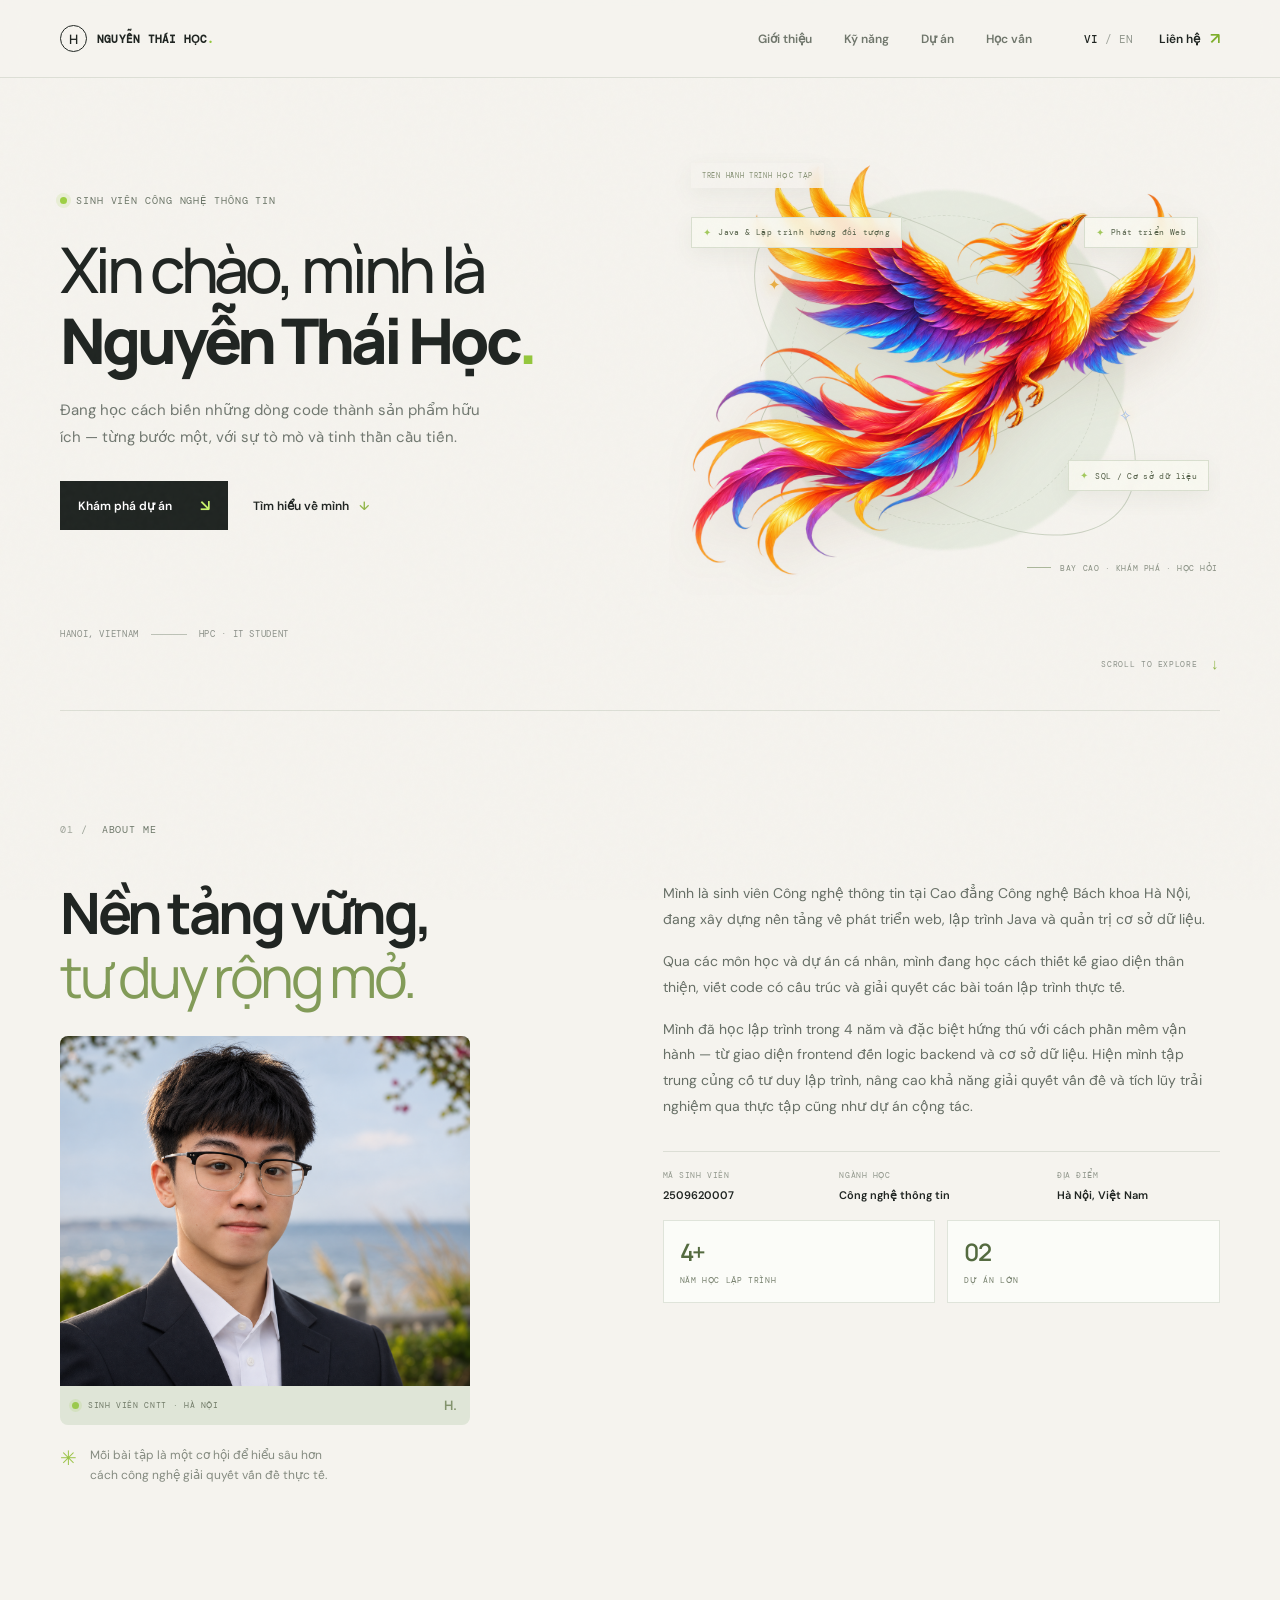
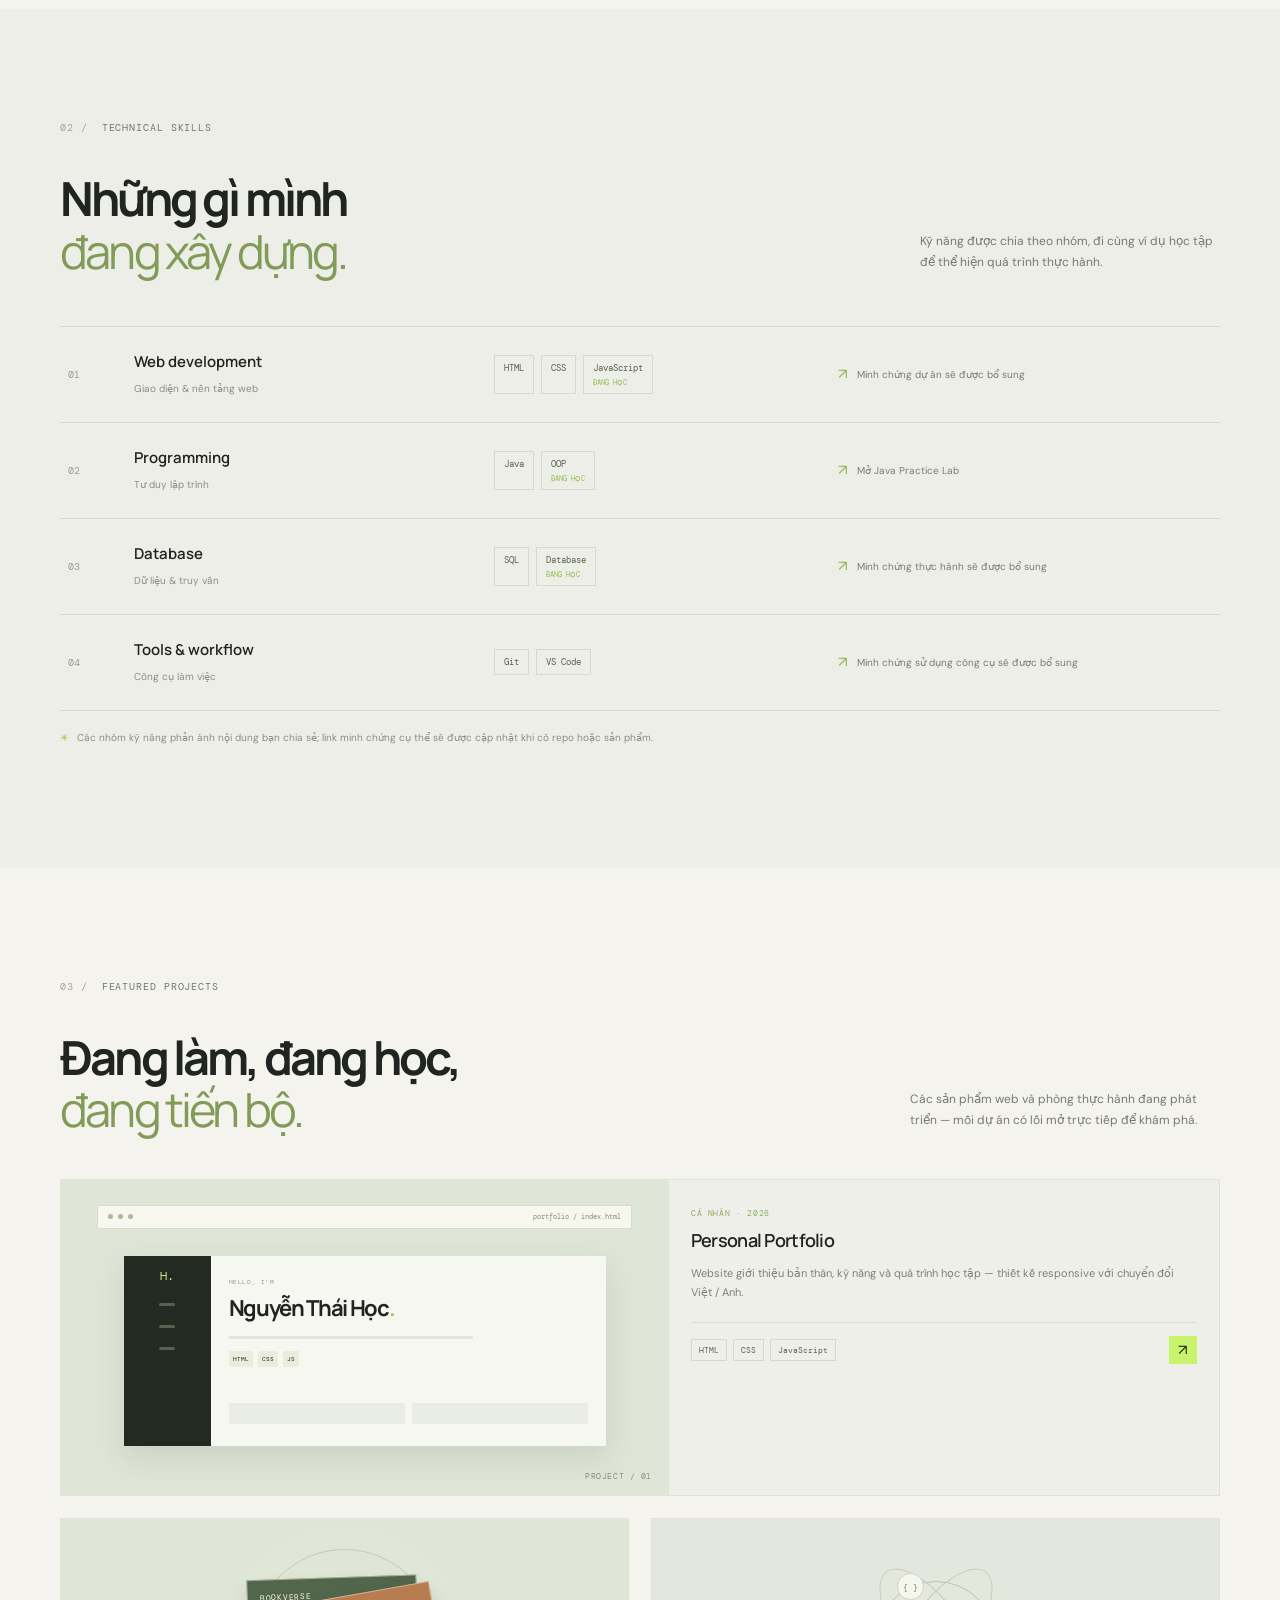
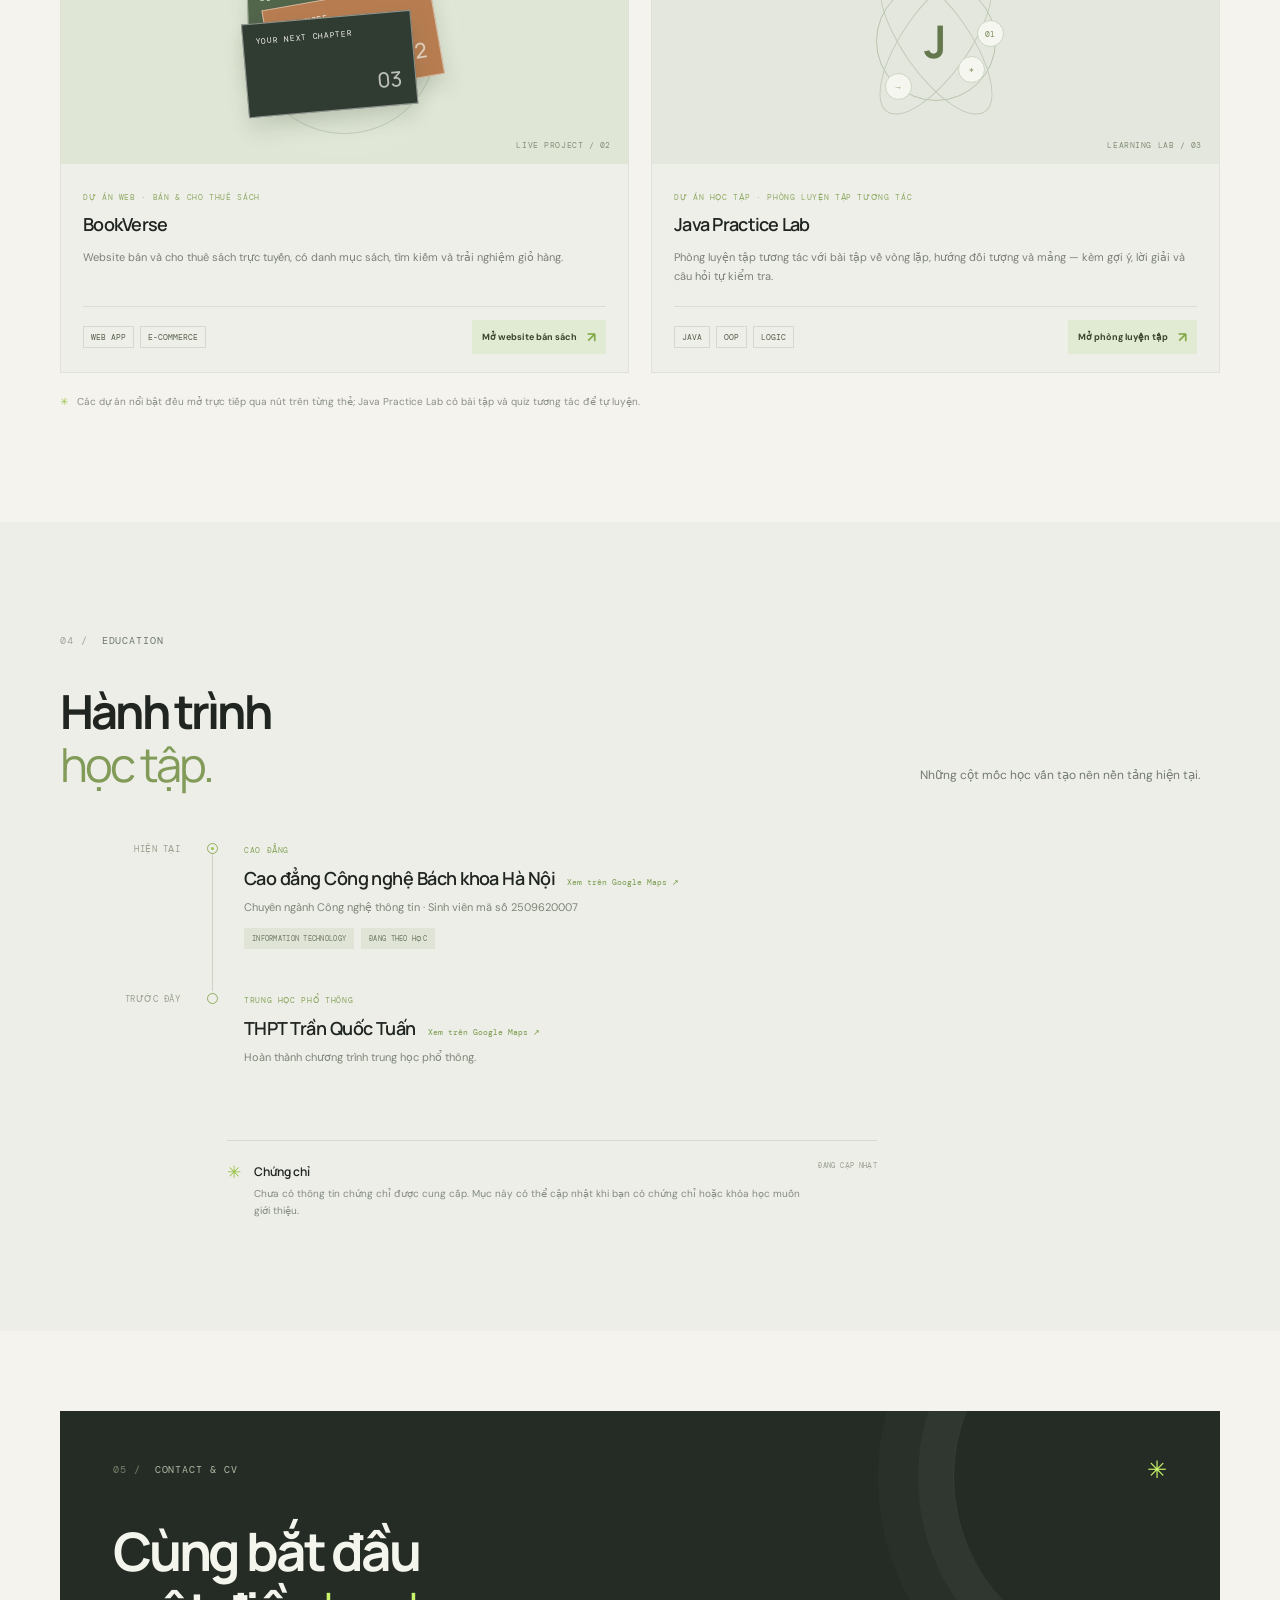
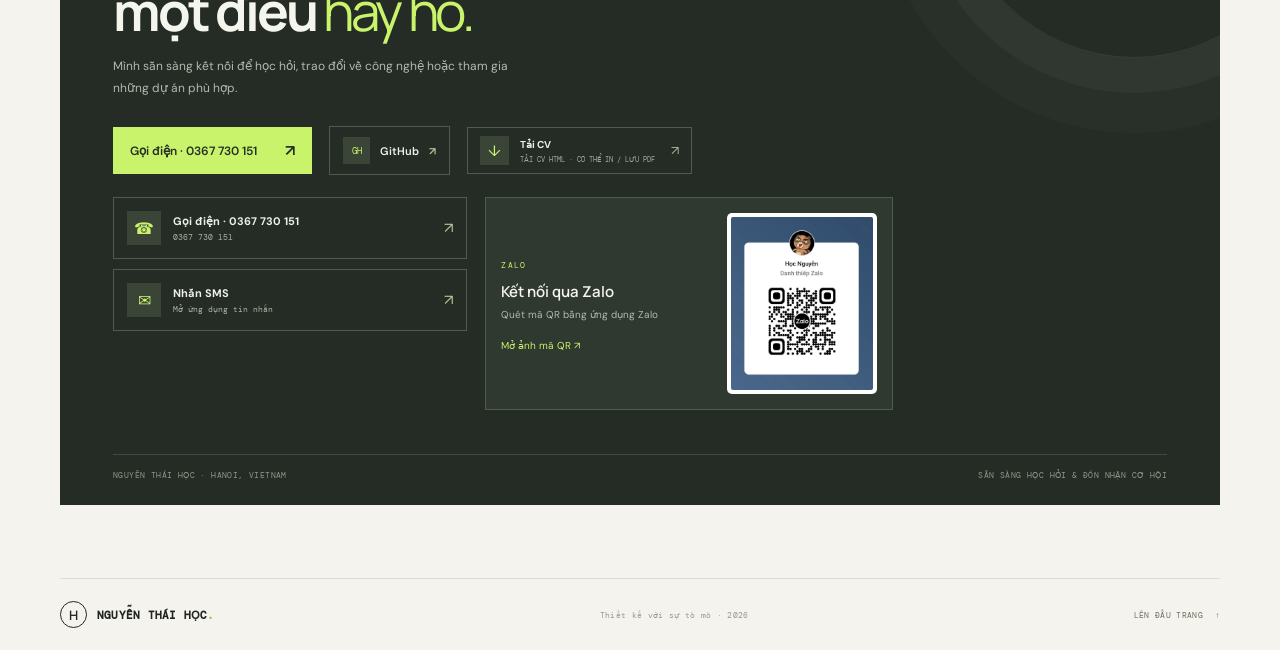
<file: index.html>
<!doctype html>
<html lang="vi">
<head>
  <meta charset="utf-8">
  <meta name="viewport" content="width=device-width, initial-scale=1">
  <meta name="theme-color" content="#f5f3ee">
  <meta name="description" content="Portfolio của Nguyễn Thái Học — sinh viên Công nghệ thông tin tại Cao đẳng Công nghệ Bách khoa Hà Nội.">
  <title>Nguyễn Thái Học — IT Student</title>
  <link rel="preconnect" href="https://fonts.googleapis.com">
  <link rel="preconnect" href="https://fonts.gstatic.com" crossorigin>
  <link href="https://fonts.googleapis.com/css2?family=DM+Mono:wght@400;500&family=DM+Sans:wght@400;500;600;700&family=Manrope:wght@400;500;600;700;800&display=swap" rel="stylesheet">
  <link rel="stylesheet" href="styles.css">
  <style>
    .about-portrait{margin:27px 0 0;position:relative;border-radius:8px;overflow:hidden;background:#dfe5d7;max-width:410px}.about-portrait img{display:block;width:100%;height:350px;object-fit:cover;object-position:30% 42%;filter:saturate(.94)}.about-portrait figcaption{height:39px;display:flex;align-items:center;gap:9px;padding:0 12px;font:8px var(--mono);letter-spacing:.08em;color:#717b68}.portrait-dot{width:7px;height:7px;background:#9bc94d;border-radius:50%;box-shadow:0 0 0 3px #9bc94d2b}.portrait-mark{margin-left:auto;font:700 13px var(--display);color:#83936d}.about-aside{margin-top:20px}.visual-bookverse{background:#dfe6d6;display:grid;place-items:center;overflow:hidden}.book-orbit{position:absolute;width:185px;height:185px;border:1px solid #c0ccb7;border-radius:50%;box-shadow:0 0 0 24px #dfe6d655,0 0 0 48px #dfe6d633}.book-stack{z-index:1;width:230px;height:130px;position:relative;transform:rotate(-7deg)}.book{position:absolute;width:170px;height:94px;border:1px solid #ffffff73;box-shadow:0 12px 20px #35432d27;display:flex;flex-direction:column;justify-content:space-between;padding:12px;color:#f7f7ef;font:8px var(--mono);letter-spacing:.09em}.book b{align-self:flex-end;font:500 21px var(--display);opacity:.7}.book-a{background:#52664b;left:20px;top:0;transform:rotate(5deg)}.book-b{background:#b77d51;left:38px;top:20px;transform:rotate(-3deg)}.book-c{background:#303b31;left:12px;top:39px;transform:rotate(2deg)}.book-project-link{display:block;text-decoration:none}.project-cta{display:flex;align-items:center;gap:10px;text-decoration:none;color:#39452e;background:#e1ebd3;padding:8px 10px;font-size:9px;font-weight:700}.project-cta span:last-child{font-size:14px;color:#83aa48}.map-link{display:flex;align-items:baseline;gap:12px;width:max-content;max-width:100%;text-decoration:none}.map-link h3{color:var(--ink);margin-bottom:8px}.map-link>span{font:8px var(--mono);color:#79994b;white-space:nowrap}.map-link:hover h3{text-decoration:underline;text-decoration-color:#9cc65a;text-underline-offset:4px}.social-link{display:flex;align-items:center;gap:10px;text-decoration:none;border:1px solid #515a4f;color:#edf0e8;padding:10px 13px;font-size:11px;font-weight:600}.social-link>span:last-child{color:#b4c795}.social-mark{display:grid;place-items:center;width:27px;height:27px;background:#3b4537;color:var(--green);font:9px var(--mono)}
    .journey-stats{display:flex;gap:12px;margin-top:18px}.journey-stats>div{flex:1;padding:14px 16px;border:1px solid #dfe4da;background:#fbfcf8}.journey-stats b{display:block;font:600 24px var(--display);letter-spacing:-.05em;color:#546b40}.journey-stats span{font:8px var(--mono);letter-spacing:.08em;color:#77816e}
    @media(max-width:620px){.about-portrait{max-width:100%}.about-portrait img{height:300px;object-position:30% 38%}.map-link{display:block}.map-link>span{display:inline-block;margin-bottom:9px}.contact-actions .social-link{width:max-content}.journey-stats{gap:8px}.journey-stats>div{padding:11px}}
  </style>
  <style>.reveal{opacity:0;transform:translateY(16px);transition:opacity .65s ease,transform .65s cubic-bezier(.2,.7,.2,1);transition-delay:var(--reveal-delay,0ms)}.reveal.is-visible{opacity:1;transform:translateY(0)}.project-card:hover .visual-bookverse .book-stack{transform:rotate(-4deg) translateY(-3px);transition:transform .3s ease}.about-portrait img{transition:transform .7s cubic-bezier(.2,.7,.2,1)}.about-portrait:hover img{transform:scale(1.025)}@media(prefers-reduced-motion:reduce){.reveal,.reveal.is-visible{opacity:1;transform:none;transition:none}.about-portrait img,.project-card:hover .visual-bookverse .book-stack{transition:none}}</style>
  <style>@media(max-width:620px){.timeline-item{grid-template-columns:74px 18px minmax(0,1fr);gap:10px}.timeline-content,.map-link{min-width:0;width:100%}.map-link{display:block;overflow-wrap:anywhere}.map-link h3{overflow-wrap:anywhere}}</style>
  <style>.skill-proof-link{color:inherit;text-decoration:none}.skill-proof-link:hover{text-decoration:underline;text-decoration-color:#9bc94d;text-underline-offset:3px}.java-project-visual{display:block;text-decoration:none}.java-project-visual:hover .visual-java .java-orbit{transform:scale(1.05);transition:transform .3s ease}.java-project-visual .visual-java .java-orbit{transition:transform .3s ease}</style>
  <style>
    .hero-art:before{z-index:0}
    .hero-art .orbit{z-index:1;pointer-events:none;animation:learning-orbit 38s linear infinite}
    .phoenix-flight{position:absolute;z-index:2;width:min(100%,560px);aspect-ratio:4/3;display:grid;place-items:center;pointer-events:none;animation:phoenix-soar 5.8s ease-in-out infinite;will-change:transform}
    .phoenix-flight img{display:block;width:100%;height:100%;object-fit:contain;filter:drop-shadow(0 18px 22px #71482a20);transform-origin:52% 52%;transform-style:preserve-3d;animation:phoenix-wingbeat 1.05s ease-in-out infinite}
    .learning-sky{position:absolute;inset:0;z-index:4;pointer-events:none}
    .sky-kicker,.sky-skill{position:absolute;display:inline-flex;align-items:center;gap:7px;padding:8px 11px;border:1px solid #d9dfcf;background:#f8f8f0d9;box-shadow:0 7px 22px #58644812;backdrop-filter:blur(5px);color:#515d45;font:8px var(--mono);letter-spacing:.045em;white-space:nowrap}
    .sky-kicker{top:4%;left:4%;border:0;background:#f5f3eed9;color:#869174;font-size:7px;letter-spacing:.1em}
    .sky-skill:before{content:"✦";color:#a3c95d;font-size:10px}
    .sky-java{top:16%;left:4%;--drift-x:15px;--drift-y:-7px;animation:skill-arrival 6s ease-in-out -2s infinite alternate}
    .sky-web{top:16%;right:4%;--drift-x:-13px;--drift-y:8px;animation:skill-arrival 7s ease-in-out -4s infinite alternate}
    .sky-data{right:2%;bottom:23%;--drift-x:-15px;--drift-y:-5px;animation:skill-arrival 6.5s ease-in-out -1s infinite alternate}
    .flight-spark{position:absolute;z-index:3;color:#e8ad43;text-shadow:0 0 12px #ffce79;font-size:15px;pointer-events:none;animation:sparkle 2.1s ease-in-out infinite}
    .spark-one{top:29%;left:18%}.spark-two{top:58%;right:16%;animation-delay:-.8s;color:#a5bfef}.spark-three{bottom:19%;left:34%;animation-delay:-1.4s;color:#ed8ba9;font-size:11px}
    .art-caption{z-index:3}
    @keyframes phoenix-soar{0%,100%{transform:translate3d(0,5px,0)}50%{transform:translate3d(0,-12px,0)}}
    @keyframes phoenix-wingbeat{0%,100%{transform:translateY(3px) rotateX(8deg) scaleY(.91) rotate(-.8deg)}44%{transform:translateY(-4px) rotateX(-6deg) scaleY(1.075) rotate(.7deg)}65%{transform:translateY(-1px) rotateX(-2deg) scaleY(1.035)}}
    @keyframes skill-arrival{0%{translate:0 0;opacity:.78}100%{translate:var(--drift-x) var(--drift-y);opacity:1}}
    @keyframes sparkle{0%,100%{opacity:.25;scale:.7}50%{opacity:1;scale:1.18}}
    @keyframes learning-orbit{to{rotate:360deg}}
    @media(max-width:620px){.phoenix-flight{width:min(100%,440px)}.hero-art .orbit{animation-duration:55s}.sky-kicker,.sky-skill{padding:7px 8px;font-size:7px}.sky-kicker{top:3%;left:3%}.sky-java{top:24%;left:0}.sky-web{top:15%;right:0}.sky-data{right:0;bottom:19%}.spark-two{right:9%}}
    @media(prefers-reduced-motion:reduce){.phoenix-flight,.phoenix-flight img,.hero-art .orbit,.sky-skill,.flight-spark{animation:none}.phoenix-flight,.phoenix-flight img{transform:none}}
  </style>
  <script src="script.js?v=phoenix-flight" defer></script>
</head>
<body>
  <div class="page-grain" aria-hidden="true"></div>
  <header class="topbar">
    <a class="brand" href="#home" aria-label="Nguyễn Thái Học, về đầu trang"><span class="brand-mark">H</span><span>NGUYỄN THÁI HỌC<span class="brand-dot">.</span></span></a>
    <nav class="desktop-nav" aria-label="Main navigation">
      <a href="#about" data-i18n="navAbout">Giới thiệu</a><a href="#skills" data-i18n="navSkills">Kỹ năng</a><a href="#projects" data-i18n="navProjects">Dự án</a><a href="#education" data-i18n="navEducation">Học vấn</a>
    </nav>
    <div class="top-actions"><div class="language-switch" aria-label="Language"><button class="lang active" data-lang="vi">VI</button><span>/</span><button class="lang" data-lang="en">EN</button></div><a class="contact-link" href="#contact"><span data-i18n="navContact">Liên hệ</span><span aria-hidden="true">↗</span></a><button class="menu-toggle" aria-label="Open navigation" aria-expanded="false"><span></span><span></span></button></div>
  </header>
  <main id="home">
    <section class="hero wrap">
      <div class="hero-copy"><div class="eyebrow"><span class="status-dot"></span><span data-i18n="heroEyebrow">SINH VIÊN CÔNG NGHỆ THÔNG TIN</span></div>
        <h1><span data-i18n="heroHello">Xin chào, mình là</span><br><span class="name">Nguyễn Thái Học<span class="period">.</span></span></h1>
        <p class="hero-lead" data-i18n="heroLead">Đang học cách biến những dòng code thành sản phẩm hữu ích — từng bước một, với sự tò mò và tinh thần cầu tiến.</p>
        <div class="hero-buttons"><a class="button button-dark" href="#projects"><span data-i18n="heroCta">Khám phá dự án</span><span>↘</span></a><a class="text-link" href="#about"><span data-i18n="heroMore">Tìm hiểu về mình</span><span>↓</span></a></div>
        <div class="hero-meta"><span>HANOI, VIETNAM</span><span class="meta-line"></span><span data-i18n="heroStudent">HPC · IT STUDENT</span></div>
      </div>
      <div class="hero-art" aria-label="A phoenix flying through a learning journey">
        <div class="orbit orbit-one" aria-hidden="true"></div><div class="orbit orbit-two" aria-hidden="true"></div><div class="orbit orbit-three" aria-hidden="true"></div>
        <div class="phoenix-flight" aria-hidden="true">
          <img src="phoenix-learning.png" alt="" fetchpriority="high">
        </div>
        <div class="learning-sky" aria-label="Learning skills">
          <span class="sky-kicker" data-i18n="skyHeading">ON MY LEARNING PATH</span>
          <span class="sky-skill sky-java" data-i18n="skyJava">Java &amp; OOP</span>
          <span class="sky-skill sky-web" data-i18n="skyWeb">Web Development</span>
          <span class="sky-skill sky-data" data-i18n="skyData">SQL / Database</span>
        </div>
        <span class="flight-spark spark-one" aria-hidden="true">✦</span><span class="flight-spark spark-two" aria-hidden="true">✧</span><span class="flight-spark spark-three" aria-hidden="true">✦</span>
        <div class="art-caption"><span class="caption-line"></span><span data-i18n="artCaption">HỌC HỎI · THỬ NGHIỆM · TIẾN BỘ</span></div>
      </div>
      <a class="scroll-cue" href="#about"><span>SCROLL TO EXPLORE</span><span class="scroll-arrow">↓</span></a>
    </section>

    <section class="about section wrap" id="about">
      <div class="section-kicker"><span>01 /</span><span data-i18n="aboutKicker">ABOUT ME</span></div>
      <div class="about-grid"><div><h2 data-i18n="aboutTitle">Nền tảng vững,<br><em>tư duy rộng mở.</em></h2><figure class="about-portrait"><img src="portfolio-avatar-ai.png" alt="Nguyễn Thái Học trong trang phục vest tại không gian làm việc công nghệ"><figcaption><span class="portrait-dot"></span><span data-i18n="portraitCaption">SINH VIÊN CNTT · HÀ NỘI</span><span class="portrait-mark">H.</span></figcaption></figure><div class="about-aside"><span class="aside-star">✳</span><p data-i18n="aboutAside">Mỗi bài tập là một cơ hội để hiểu sâu hơn cách công nghệ giải quyết vấn đề thực tế.</p></div></div>
        <div class="about-copy"><p data-i18n="aboutP1">Mình là sinh viên Công nghệ thông tin tại Cao đẳng Công nghệ Bách khoa Hà Nội, đang xây dựng nền tảng về phát triển web, lập trình Java và quản trị cơ sở dữ liệu.</p><p data-i18n="aboutP2">Qua các môn học và dự án cá nhân, mình đang học cách thiết kế giao diện thân thiện, viết code có cấu trúc và giải quyết các bài toán lập trình thực tế.</p><p data-i18n="aboutP3">Mình đặc biệt hứng thú với cách phần mềm vận hành — từ giao diện frontend đến logic backend và cơ sở dữ liệu. Mục tiêu hiện tại là củng cố tư duy lập trình, nâng cao khả năng giải quyết vấn đề và tích lũy trải nghiệm qua thực tập cũng như dự án cộng tác.</p>
          <div class="info-strip"><div><span class="info-label" data-i18n="studentId">MÃ SINH VIÊN</span><span>2509620007</span></div><div><span class="info-label" data-i18n="major">NGÀNH HỌC</span><span data-i18n="majorValue">Công nghệ thông tin</span></div><div><span class="info-label" data-i18n="location">ĐỊA ĐIỂM</span><span data-i18n="locationValue">Hà Nội, Việt Nam</span></div></div>
          <div class="journey-stats"><div><b>4+</b><span data-i18n="programmingYears">NĂM HỌC LẬP TRÌNH</span></div><div><b>02</b><span data-i18n="majorProjects">DỰ ÁN LỚN</span></div></div>
        </div></div>
    </section>

    <section class="skills section" id="skills"><div class="wrap"><div class="section-kicker"><span>02 /</span><span data-i18n="skillsKicker">TECHNICAL SKILLS</span></div><div class="section-heading"><h2 data-i18n="skillsTitle">Những gì mình<br><em>đang xây dựng.</em></h2><p data-i18n="skillsIntro">Kỹ năng được chia theo nhóm, đi cùng ví dụ học tập để thể hiện quá trình thực hành.</p></div>
      <div class="skill-list">
        <article class="skill-row"><div class="skill-number">01</div><div class="skill-name"><h3>Web development</h3><span data-i18n="skillWebSub">Giao diện &amp; nền tảng web</span></div><div class="skill-tags"><span>HTML</span><span>CSS</span><span>JavaScript <small data-i18n="learning">ĐANG HỌC</small></span></div><div class="skill-proof"><span>↗</span><span data-i18n="proofCourse">Bài tập môn học &amp; trang portfolio</span></div></article>
        <article class="skill-row"><div class="skill-number">02</div><div class="skill-name"><h3>Programming</h3><span data-i18n="skillProgSub">Tư duy lập trình</span></div><div class="skill-tags"><span>Java</span><span>OOP <small data-i18n="learning">ĐANG HỌC</small></span></div><div class="skill-proof"><span>↗</span><a class="skill-proof-link" href="java-practice.html" data-i18n="proofJava">Mở Java Practice Lab</a></div></article>
        <article class="skill-row"><div class="skill-number">03</div><div class="skill-name"><h3>Database</h3><span data-i18n="skillDbSub">Dữ liệu &amp; truy vấn</span></div><div class="skill-tags"><span>SQL</span><span>Database <small data-i18n="learning">ĐANG HỌC</small></span></div><div class="skill-proof"><span>↗</span><span data-i18n="proofDb">Bài thực hành thiết kế và truy vấn dữ liệu</span></div></article>
        <article class="skill-row"><div class="skill-number">04</div><div class="skill-name"><h3>Tools &amp; workflow</h3><span data-i18n="skillToolsSub">Công cụ làm việc</span></div><div class="skill-tags"><span>Git</span><span>VS Code</span></div><div class="skill-proof"><span>↗</span><span data-i18n="proofTools">Quản lý mã nguồn và môi trường học tập</span></div></article>
      </div><p class="skills-note"><span>✳</span><span data-i18n="skillsNote">Minh chứng hiện là các bài tập và sản phẩm học tập; sẽ được bổ sung link cụ thể khi dự án được công khai.</span></p>
    </div></section>

    <section class="projects section wrap" id="projects"><div class="section-kicker"><span>03 /</span><span data-i18n="projectsKicker">FEATURED PROJECTS</span></div><div class="section-heading"><h2 data-i18n="projectsTitle">Đang làm, đang học,<br><em>đang tiến bộ.</em></h2><p data-i18n="projectsIntro">Một tuyển chọn các sản phẩm học tập. Thông tin minh chứng có thể cập nhật theo từng dự án.</p></div>
      <div class="project-grid"><article class="project-card project-main"><div class="project-visual visual-portfolio"><div class="window-bar"><i></i><i></i><i></i><span>portfolio / index.html</span></div><div class="mock-layout"><div class="mock-sidebar"><b>H.</b><i></i><i></i><i></i></div><div class="mock-content"><small>HELLO, I'M</small><strong>Nguyễn Thái Học<span>.</span></strong><div class="mock-line"></div><div class="mock-chips"><i>HTML</i><i>CSS</i><i>JS</i></div><div class="mock-blocks"><i></i><i></i></div></div></div><span class="visual-index">PROJECT / 01</span></div><div class="project-details"><div class="project-title"><span class="project-type" data-i18n="projectPersonal">CÁ NHÂN · 2026</span><h3 data-i18n="projectPortfolio">Personal Portfolio</h3></div><p data-i18n="projectPortfolioDesc">Website giới thiệu bản thân, kỹ năng và quá trình học tập — thiết kế responsive với chuyển đổi Việt / Anh.</p><div class="project-bottom"><div class="project-stack"><span>HTML</span><span>CSS</span><span>JavaScript</span></div><a class="project-link" href="#home" aria-label="Back to top">↗</a></div></div></article>
        <article class="project-card"><a class="book-project-link" href="https://25022088-arch.github.io/thaibao/" target="_blank" rel="noopener noreferrer" aria-label="Mở website bán và cho thuê sách BookVerse trong tab mới"><div class="project-visual visual-bookverse"><div class="book-stack"><div class="book book-a"><span>BOOKVERSE</span><b>01</b></div><div class="book book-b"><span>READ MORE</span><b>02</b></div><div class="book book-c"><span>YOUR NEXT CHAPTER</span><b>03</b></div></div><div class="book-orbit"></div><span class="visual-index">LIVE PROJECT / 02</span></div></a><div class="project-details"><div class="project-title"><span class="project-type" data-i18n="bookProjectType">DỰ ÁN WEB · BÁN &amp; CHO THUÊ SÁCH</span><h3>BookVerse</h3></div><p data-i18n="bookProjectDesc">Website bán và cho thuê sách trực tuyến, có danh mục sách, tìm kiếm và trải nghiệm giỏ hàng.</p><div class="project-bottom"><div class="project-stack"><span>WEB APP</span><span>E-COMMERCE</span></div><a class="project-cta" href="https://25022088-arch.github.io/thaibao/" target="_blank" rel="noopener noreferrer"><span data-i18n="openBookSite">Mở website bán sách</span><span>↗</span></a></div></div></article>
        <article class="project-card"><a class="java-project-visual" href="java-practice.html" aria-label="Mở Java Practice Lab"><div class="project-visual visual-java"><div class="java-orbit"><span>J</span><i class="j-node n1">{ }</i><i class="j-node n2">01</i><i class="j-node n3">→</i><i class="j-node n4">*</i></div><span class="visual-index">LEARNING LAB / 03</span></div></a><div class="project-details"><div class="project-title"><span class="project-type" data-i18n="javaProjectType">DỰ ÁN HỌC TẬP · INTERACTIVE LAB</span><h3 data-i18n="javaProjectTitle">Java Practice Lab</h3></div><p data-i18n="javaProjectDesc">Phòng luyện tập tương tác với bài tập về vòng lặp, hướng đối tượng và mảng — kèm gợi ý, lời giải và câu hỏi tự kiểm tra.</p><div class="project-bottom"><div class="project-stack"><span>JAVA</span><span>OOP</span><span>LOGIC</span></div><a class="project-cta" href="java-practice.html"><span data-i18n="openJavaLab">Mở phòng luyện tập</span><span>↗</span></a></div></div></article></div>
      <div class="project-footnote"><span>✳</span><span data-i18n="projectsNote">Dự án coursework sẽ được thay bằng các liên kết GitHub / demo khi bạn cung cấp repo hoặc sản phẩm thật.</span></div>
    </section>

    <section class="education section" id="education"><div class="wrap"><div class="section-kicker"><span>04 /</span><span data-i18n="educationKicker">EDUCATION</span></div><div class="section-heading"><h2 data-i18n="educationTitle">Hành trình<br><em>học tập.</em></h2><p data-i18n="educationIntro">Những cột mốc học vấn tạo nên nền tảng hiện tại.</p></div><div class="timeline"><article class="timeline-item"><div class="timeline-date">HIỆN TẠI</div><div class="timeline-marker"><i></i></div><div class="timeline-content"><span class="timeline-label" data-i18n="college">CAO ĐẲNG</span><a class="map-link" href="https://maps.app.goo.gl/XvKQ9UEL5PjwESHLA?g_st=iz" target="_blank" rel="noopener noreferrer"><h3 data-i18n="collegeName">Cao đẳng Công nghệ Bách khoa Hà Nội</h3><span data-i18n="mapLabel">Xem trên Google Maps ↗</span></a><p data-i18n="collegeDesc">Chuyên ngành Công nghệ thông tin · Sinh viên mã số 2509620007</p><div class="timeline-tags"><span>INFORMATION TECHNOLOGY</span><span data-i18n="inProgress">ĐANG THEO HỌC</span></div></div></article><article class="timeline-item"><div class="timeline-date">TRƯỚC ĐÂY</div><div class="timeline-marker"><i></i></div><div class="timeline-content"><span class="timeline-label" data-i18n="highSchool">TRUNG HỌC PHỔ THÔNG</span><a class="map-link" href="https://maps.app.goo.gl/49WgvfYzTT5w9zqAA?g_st=iz" target="_blank" rel="noopener noreferrer"><h3>THPT Trần Quốc Tuấn</h3><span data-i18n="mapLabel">Xem trên Google Maps ↗</span></a><p data-i18n="highSchoolDesc">Hoàn thành chương trình trung học phổ thông.</p></div></article></div><div class="cert-note"><span class="cert-icon">✳</span><div><b data-i18n="certTitle">Chứng chỉ</b><p data-i18n="certDesc">Chưa có thông tin chứng chỉ được cung cấp. Mục này có thể cập nhật khi bạn có chứng chỉ hoặc khóa học muốn giới thiệu.</p></div><span class="cert-status" data-i18n="updating">ĐANG CẬP NHẬT</span></div></div></section>

    <section class="contact section wrap" id="contact"><div class="contact-panel"><div class="contact-top"><div class="section-kicker"><span>05 /</span><span data-i18n="contactKicker">CONTACT &amp; CV</span></div><span class="contact-spark">✳</span></div><h2 data-i18n="contactTitle">Cùng bắt đầu<br>một điều <em>hay ho.</em></h2><p data-i18n="contactIntro">Mình sẵn sàng kết nối để học hỏi, trao đổi về công nghệ hoặc tham gia những dự án phù hợp.</p><div class="contact-actions"><a class="button button-light" href="tel:+84367730151"><span data-i18n="contactCall">Gọi điện · 0367 730 151</span><span>↗</span></a><a class="social-link" href="https://github.com/nhoc41551-hub/nhoc41551" target="_blank" rel="noopener noreferrer"><span class="social-mark">GH</span><span>GitHub</span><span>↗</span></a><a class="cv-button" href="cv.html" download="Nguyen-Thai-Hoc-CV.html" title="Download CV"><span class="cv-icon">↓</span><span><b data-i18n="downloadCv">Tải CV</b><small data-i18n="cvFormat">TẢI BẢN CV HTML · CÓ THỂ IN / LƯU PDF</small></span><span class="cv-lock">↗</span></a></div>
      <div class="contact-connect" aria-label="Thông tin liên hệ">
        <div class="contact-connect-actions">
          <a class="contact-method" href="tel:+84367730151"><span class="contact-method-icon" aria-hidden="true">☎</span><span class="contact-method-copy"><b data-i18n="contactCall">Gọi điện · 0367 730 151</b><small>0367 730 151</small></span><span class="contact-method-arrow" aria-hidden="true">↗</span></a>
          <a class="contact-method" href="sms:+84367730151"><span class="contact-method-icon" aria-hidden="true">✉</span><span class="contact-method-copy"><b data-i18n="contactSms">Nhắn SMS</b><small data-i18n="contactSmsHint">Mở ứng dụng tin nhắn</small></span><span class="contact-method-arrow" aria-hidden="true">↗</span></a>
        </div>
        <div class="zalo-qr-card">
          <div class="zalo-qr-copy"><span class="zalo-qr-label">ZALO</span><h3 data-i18n="contactZaloTitle">Kết nối qua Zalo</h3><p data-i18n="contactZaloHint">Quét mã QR bằng ứng dụng Zalo</p><a href="zalo-contact-card.png" target="_blank" rel="noopener noreferrer" data-i18n="contactQrOpen">Mở ảnh mã QR ↗</a></div>
          <a class="zalo-qr-image" href="zalo-contact-card.png" target="_blank" rel="noopener noreferrer" aria-label="Mở ảnh mã QR Zalo kích thước đầy đủ"><img src="zalo-contact-card.png" alt="Mã QR Zalo của Học Nguyễn" loading="lazy"></a>
        </div>
      </div>
      <div class="contact-bottom"><span>NGUYỄN THÁI HỌC · HANOI, VIETNAM</span><span data-i18n="openTo">OPEN TO LEARNING &amp; OPPORTUNITIES</span></div></div></section>
  </main>
  <footer class="footer wrap"><a class="brand" href="#home"><span class="brand-mark">H</span><span>NGUYỄN THÁI HỌC<span class="brand-dot">.</span></span></a><span data-i18n="footer">Thiết kế với sự tò mò · 2026</span><a href="#home" class="back-top"><span data-i18n="backTop">LÊN ĐẦU TRANG</span> ↑</a></footer>
</body>
</html>
</file>
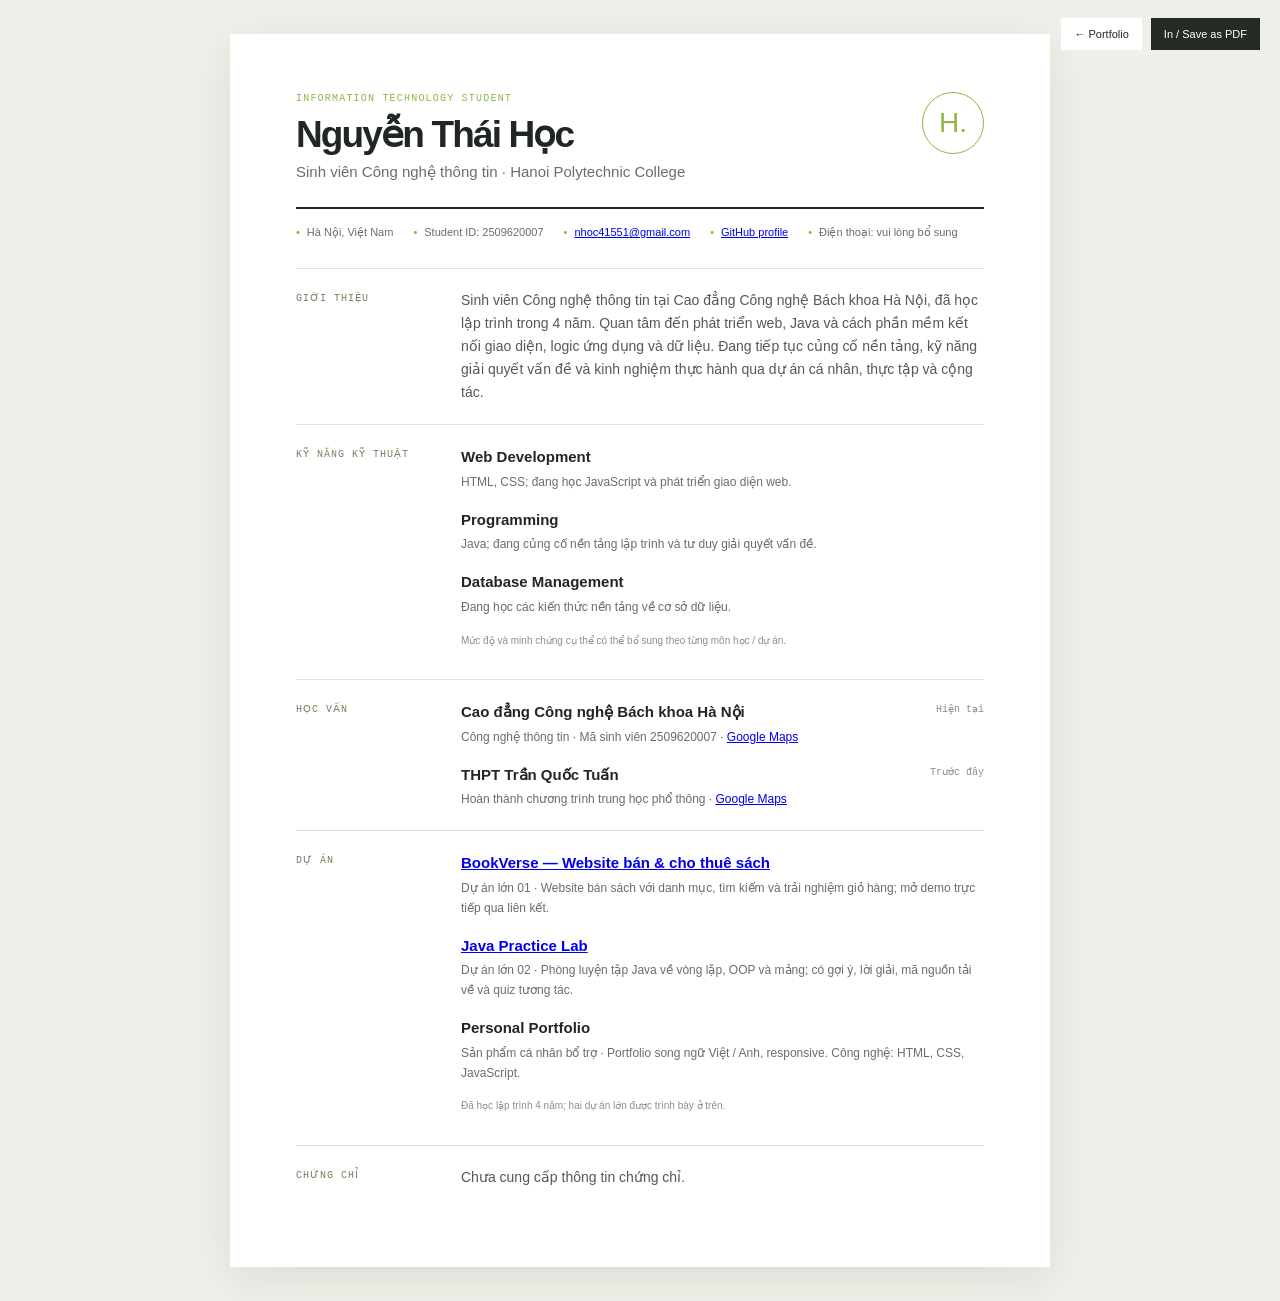
<file: cv.html>
<!doctype html>
<html lang="vi">
<head>
  <meta charset="utf-8">
  <meta name="viewport" content="width=device-width, initial-scale=1">
  <meta name="description" content="CV của Nguyễn Thái Học — sinh viên Công nghệ thông tin.">
  <title>CV — Nguyễn Thái Học</title>
  <style>
    :root{--ink:#202722;--muted:#667064;--green:#8eb845;--line:#dfe4da;--paper:#fff}*{box-sizing:border-box}body{margin:0;background:#eef0e9;color:var(--ink);font:14px/1.65 'Segoe UI',Arial,sans-serif}.sheet{width:min(820px,calc(100% - 32px));min-height:1050px;margin:34px auto;background:var(--paper);padding:58px 66px;box-shadow:0 12px 42px #26331b18}.top{display:flex;justify-content:space-between;gap:20px;border-bottom:2px solid var(--ink);padding-bottom:23px}.eyebrow,.label{font:10px/1.4 Consolas,monospace;letter-spacing:.12em;color:var(--green);text-transform:uppercase}.name{font-size:37px;line-height:1.1;letter-spacing:-.05em;margin:9px 0 4px}.role{font-size:15px;color:var(--muted);margin:0}.monogram{width:62px;height:62px;flex:none;border:1px solid var(--green);border-radius:50%;display:grid;place-items:center;font-size:28px;color:var(--green)}.contact{display:flex;flex-wrap:wrap;gap:8px 20px;padding:14px 0 26px;color:var(--muted);font-size:11px}.contact span:before{content:'•';color:var(--green);margin-right:7px}.section{display:grid;grid-template-columns:145px 1fr;gap:20px;padding:20px 0;border-top:1px solid var(--line)}h2{font:10px Consolas,monospace;letter-spacing:.1em;color:#71815c;margin:3px 0;text-transform:uppercase}.body-copy{margin:0;color:#515b50}.entry{margin-bottom:15px}.entry:last-child{margin-bottom:0}.entry-head{display:flex;justify-content:space-between;gap:15px}.entry h3{font-size:15px;margin:0 0 3px}.entry p{font-size:12px;color:var(--muted);margin:0}.date{font:10px Consolas,monospace;color:#879080;white-space:nowrap;padding-top:3px}.chips{display:flex;flex-wrap:wrap;gap:7px}.chips span{border:1px solid var(--line);padding:5px 9px;font-size:10px;color:#586150}.status{font-size:10px;color:#8a9185;margin-top:14px}.tools{position:fixed;top:18px;right:20px;display:flex;gap:9px}.tools a,.tools button{background:#252c25;color:white;border:0;text-decoration:none;padding:10px 13px;font:11px 'Segoe UI',sans-serif;cursor:pointer}.tools .back{background:white;color:var(--ink)}@media(max-width:600px){.sheet{margin:12px auto;padding:30px 23px;min-height:0}.name{font-size:30px}.section{grid-template-columns:1fr;gap:8px}.tools{position:static;justify-content:center;padding:10px}.entry-head{display:block}.date{display:block;margin-top:3px}}@media print{@page{size:A4;margin:0}body{background:white}.sheet{width:210mm;min-height:297mm;margin:0;padding:18mm 19mm;box-shadow:none}.tools{display:none}}
  </style>
</head>
<body>
  <div class="tools"><a class="back" href="index.html">← Portfolio</a><button onclick="window.print()">In / Save as PDF</button></div>
  <main class="sheet">
    <header class="top"><div><div class="eyebrow">Information Technology Student</div><h1 class="name">Nguyễn Thái Học</h1><p class="role">Sinh viên Công nghệ thông tin · Hanoi Polytechnic College</p></div><div class="monogram">H.</div></header>
    <div class="contact"><span>Hà Nội, Việt Nam</span><span>Student ID: 2509620007</span><span><a href="mailto:nhoc41551@gmail.com">nhoc41551@gmail.com</a></span><span><a href="https://github.com/nhoc41551-hub/nhoc41551" target="_blank" rel="noopener noreferrer">GitHub profile</a></span><span>Điện thoại: vui lòng bổ sung</span></div>
    <section class="section"><h2>Giới thiệu</h2><p class="body-copy">Sinh viên Công nghệ thông tin tại Cao đẳng Công nghệ Bách khoa Hà Nội, đã học lập trình trong 4 năm. Quan tâm đến phát triển web, Java và cách phần mềm kết nối giao diện, logic ứng dụng và dữ liệu. Đang tiếp tục củng cố nền tảng, kỹ năng giải quyết vấn đề và kinh nghiệm thực hành qua dự án cá nhân, thực tập và cộng tác.</p></section>
    <section class="section"><h2>Kỹ năng kỹ thuật</h2><div><div class="entry"><h3>Web Development</h3><p>HTML, CSS; đang học JavaScript và phát triển giao diện web.</p></div><div class="entry"><h3>Programming</h3><p>Java; đang củng cố nền tảng lập trình và tư duy giải quyết vấn đề.</p></div><div class="entry"><h3>Database Management</h3><p>Đang học các kiến thức nền tảng về cơ sở dữ liệu.</p></div><p class="status">Mức độ và minh chứng cụ thể có thể bổ sung theo từng môn học / dự án.</p></div></section>
    <section class="section"><h2>Học vấn</h2><div><div class="entry"><div class="entry-head"><h3>Cao đẳng Công nghệ Bách khoa Hà Nội</h3><span class="date">Hiện tại</span></div><p>Công nghệ thông tin · Mã sinh viên 2509620007 · <a href="https://maps.app.goo.gl/XvKQ9UEL5PjwESHLA?g_st=iz" target="_blank" rel="noopener noreferrer">Google Maps</a></p></div><div class="entry"><div class="entry-head"><h3>THPT Trần Quốc Tuấn</h3><span class="date">Trước đây</span></div><p>Hoàn thành chương trình trung học phổ thông · <a href="https://maps.app.goo.gl/49WgvfYzTT5w9zqAA?g_st=iz" target="_blank" rel="noopener noreferrer">Google Maps</a></p></div></div></section>
    <section class="section"><h2>Dự án</h2><div><div class="entry"><h3><a href="https://25022088-arch.github.io/thaibao/" target="_blank" rel="noopener noreferrer">BookVerse — Website bán &amp; cho thuê sách</a></h3><p>Dự án lớn 01 · Website bán sách với danh mục, tìm kiếm và trải nghiệm giỏ hàng; mở demo trực tiếp qua liên kết.</p></div><div class="entry"><h3><a href="java-practice.html">Java Practice Lab</a></h3><p>Dự án lớn 02 · Phòng luyện tập Java về vòng lặp, OOP và mảng; có gợi ý, lời giải, mã nguồn tải về và quiz tương tác.</p></div><div class="entry"><h3>Personal Portfolio</h3><p>Sản phẩm cá nhân bổ trợ · Portfolio song ngữ Việt / Anh, responsive. Công nghệ: HTML, CSS, JavaScript.</p></div><p class="status">Đã học lập trình 4 năm; hai dự án lớn được trình bày ở trên.</p></div></section>
    <section class="section"><h2>Chứng chỉ</h2><p class="body-copy">Chưa cung cấp thông tin chứng chỉ.</p></section>
  </main>
</body>
</html>
</file>
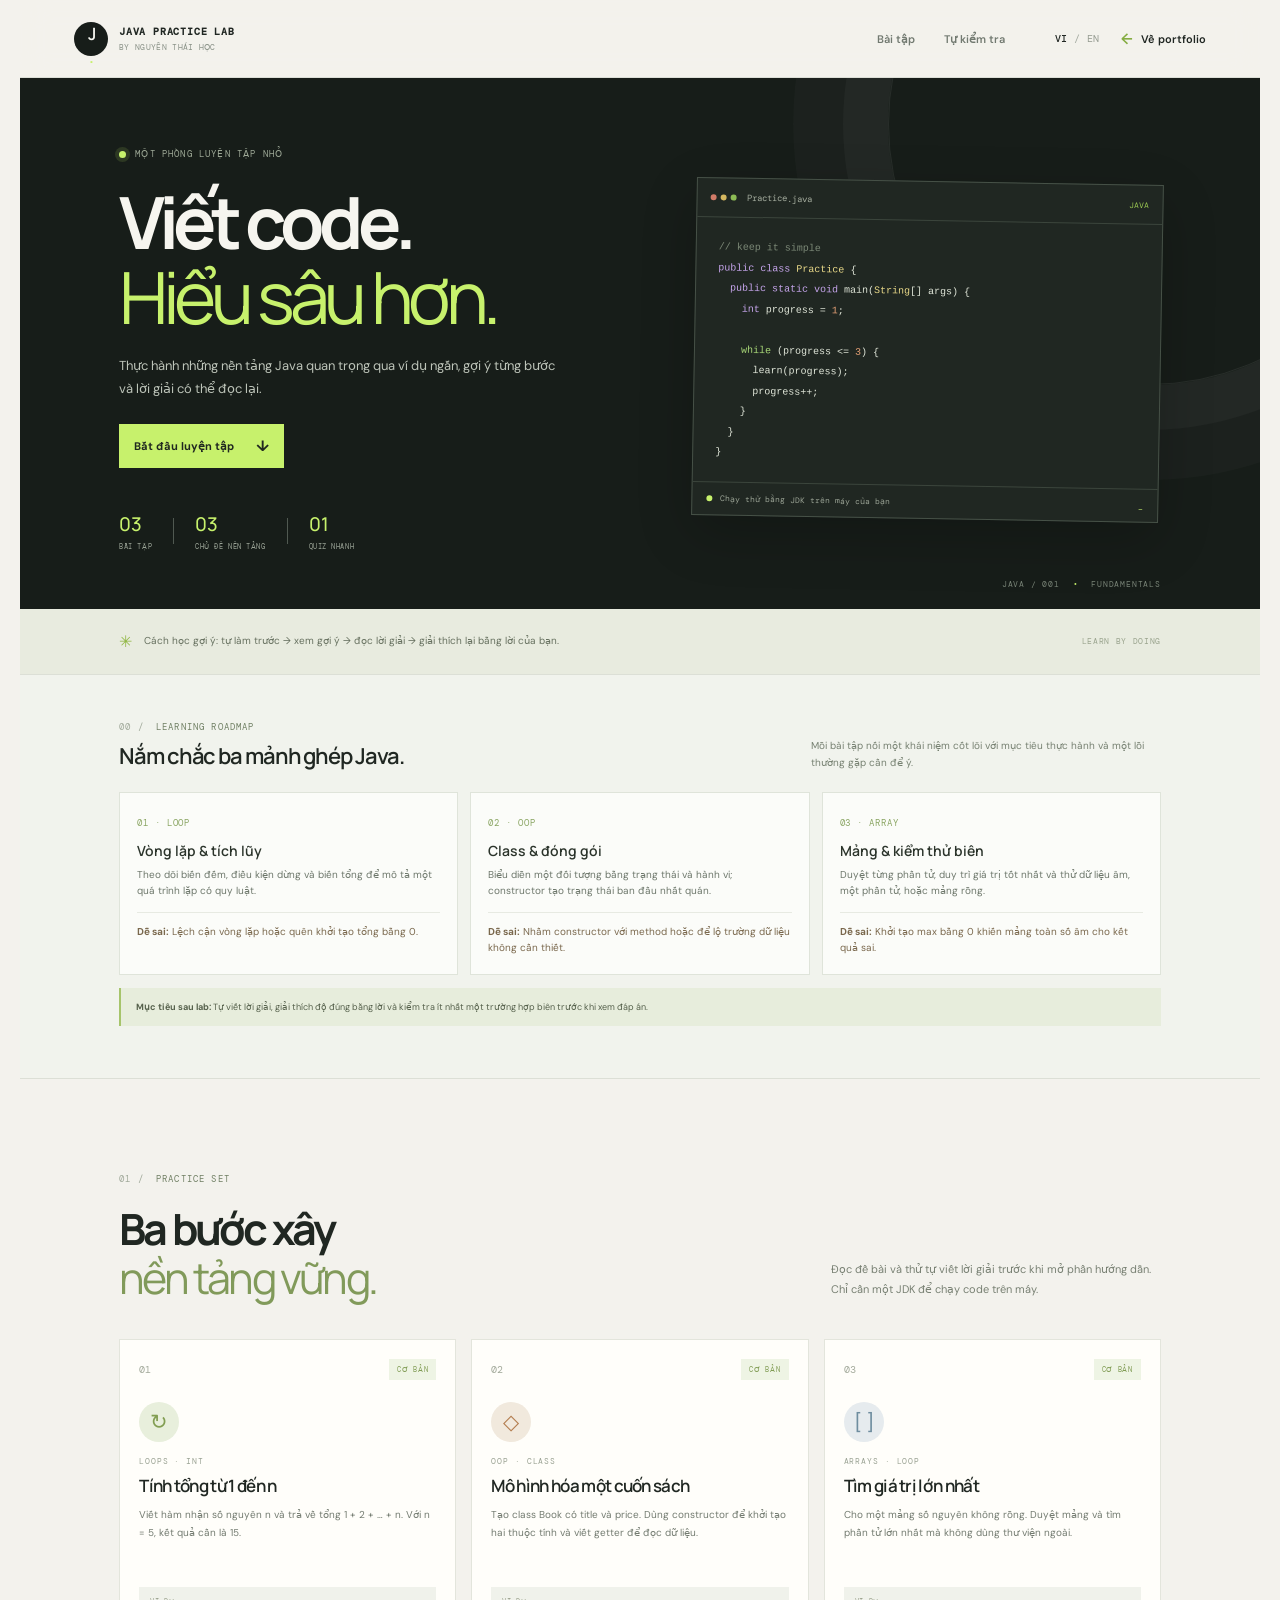
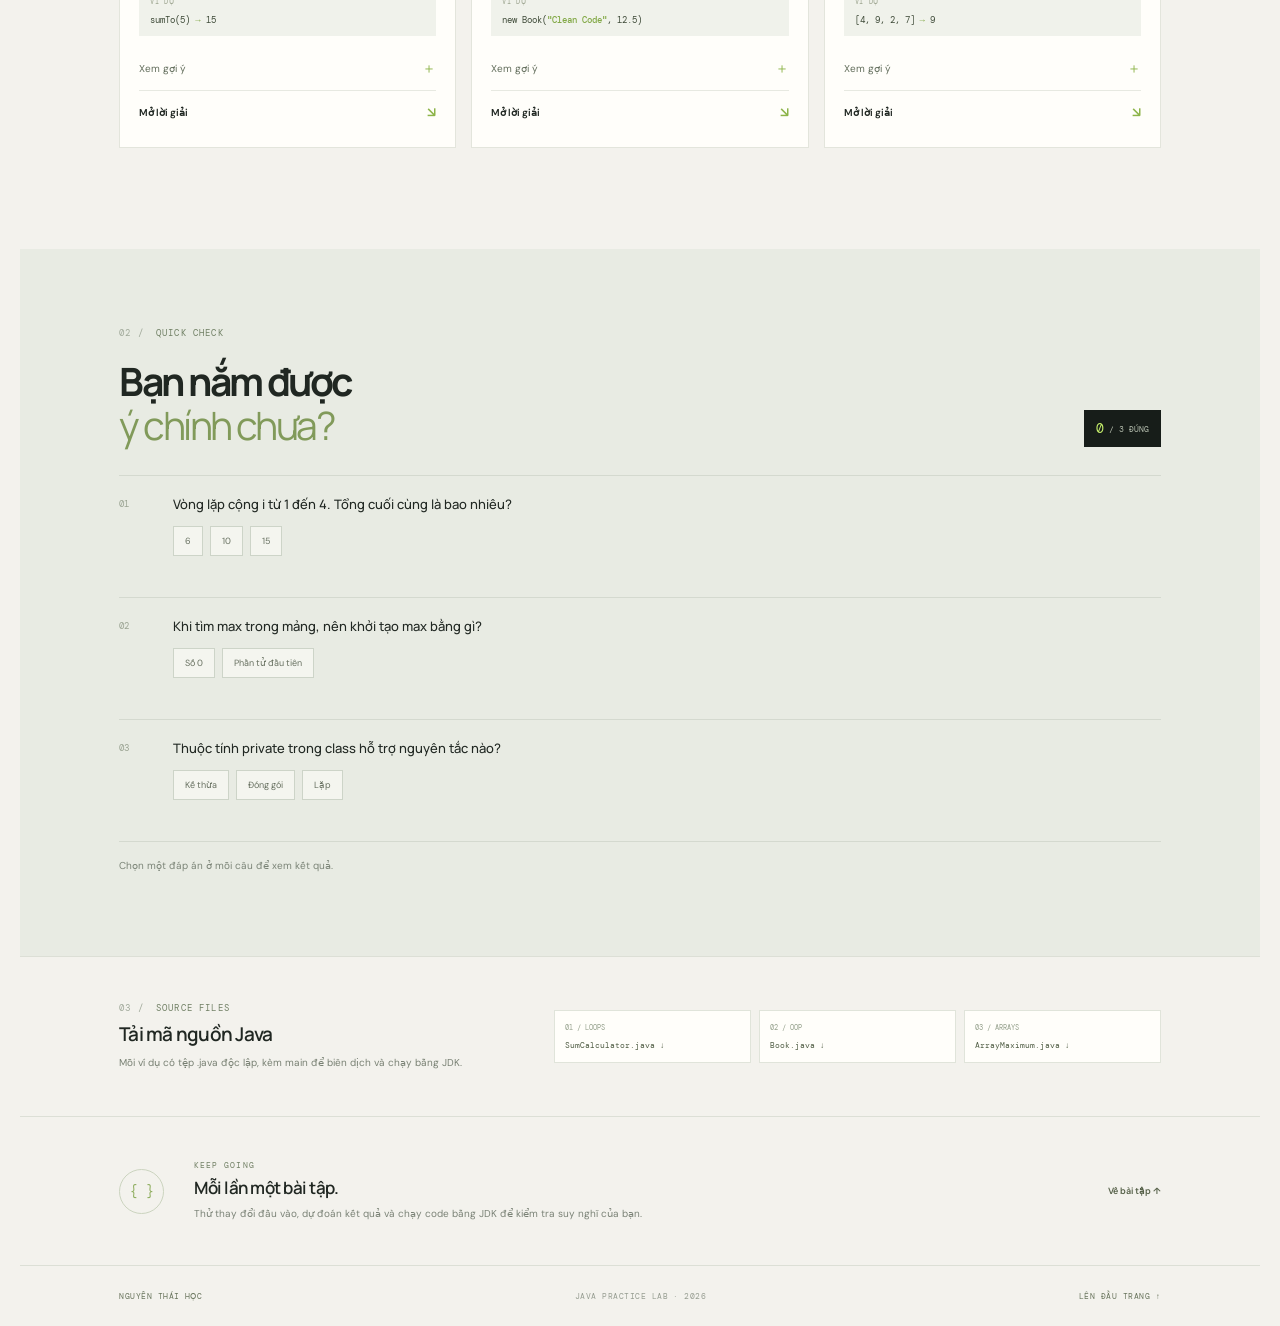
<file: java-practice.html>
<!doctype html>
<html lang="vi">
<head>
  <meta charset="utf-8">
  <meta name="viewport" content="width=device-width, initial-scale=1">
  <meta name="theme-color" content="#151a17">
  <meta name="description" content="Java Practice Lab — luyện vòng lặp, hướng đối tượng và mảng qua bài tập ngắn có gợi ý, lời giải và câu hỏi tự kiểm tra.">
  <title>Java Practice Lab — Nguyễn Thái Học</title>
  <link rel="preconnect" href="https://fonts.googleapis.com">
  <link rel="preconnect" href="https://fonts.gstatic.com" crossorigin>
  <link href="https://fonts.googleapis.com/css2?family=DM+Mono:wght@400;500&family=DM+Sans:wght@400;500;600;700&family=Manrope:wght@400;500;600;700;800&display=swap" rel="stylesheet">
  <link rel="stylesheet" href="java-practice.css">
  <style>.source-section{padding:45px 8%;border-top:1px solid var(--line);border-bottom:1px solid var(--line);display:grid;grid-template-columns:.8fr 1.2fr;gap:30px;align-items:center}.source-section h2{font:600 19px var(--display);letter-spacing:-.04em;margin:7px 0}.source-section p{font-size:10px;line-height:1.7;color:#788073;margin:0}.source-links{display:grid;grid-template-columns:repeat(3,1fr);gap:8px}.source-links a{background:var(--paper);border:1px solid #e0e4da;padding:12px 10px;color:#515e45;text-decoration:none;font:8px var(--mono);transition:background .18s,border-color .18s}.source-links a:hover{background:#e8f1db;border-color:#c6d7ab}.source-links a span{display:block;color:#95a08c;font-size:7px;margin-bottom:8px}.learning-path{padding:46px 8% 52px;background:#f1f3ed;border-bottom:1px solid var(--line)}.path-heading{display:flex;justify-content:space-between;align-items:end;gap:24px;margin-bottom:21px}.path-heading h2{font:600 22px var(--display);letter-spacing:-.05em;margin:8px 0 0}.path-heading p{max-width:350px;color:#768071;font-size:10px;line-height:1.7;margin:0}.path-grid{display:grid;grid-template-columns:repeat(3,1fr);gap:12px}.path-card{background:#fbfcf9;border:1px solid #dfe4da;padding:17px;min-width:0}.path-card>span{font:9px var(--mono);color:#8aa563;letter-spacing:.1em}.path-card h3{font:600 14px var(--display);margin:10px 0 7px;color:#2b342b}.path-card p{font-size:10px;line-height:1.65;color:#6d776b;margin:0}.path-card .pitfall{padding-top:11px;margin-top:12px;border-top:1px solid #e7eae2;color:#7a684d}.path-note{margin-top:13px;padding:12px 15px;border-left:2px solid #a6c46b;background:#e7eddc;color:#56614c;font-size:9px;line-height:1.6}.path-note b{font-weight:700}@media(max-width:680px){.source-section{padding:32px 20px;grid-template-columns:1fr;gap:18px}.source-links{grid-template-columns:1fr}.source-links a{font-size:9px}.learning-path{padding:34px 20px}.path-heading{display:block}.path-heading p{margin-top:11px}.path-grid{grid-template-columns:1fr}}</style>
  <script src="java-practice.js" defer></script>
</head>
<body id="top">
  <div class="lab-shell">
    <header class="lab-header">
      <a class="lab-brand" href="index.html"><span class="brand-symbol">J<span>.</span></span><span>JAVA PRACTICE LAB<small>BY NGUYỄN THÁI HỌC</small></span></a>
      <nav class="lab-nav" aria-label="Lab navigation"><a href="#exercises" data-i18n="navExercises">Bài tập</a><a href="#quiz" data-i18n="navQuiz">Tự kiểm tra</a></nav>
      <div class="header-actions"><div class="language-switch"><button type="button" class="lang active" data-lang="vi" aria-pressed="true">VI</button><span>/</span><button type="button" class="lang" data-lang="en" aria-pressed="false">EN</button></div><a class="back-link" href="index.html"><span>←</span><span data-i18n="backPortfolio">Về portfolio</span></a></div>
    </header>
    <main>
      <section class="lab-hero">
        <div class="hero-copy"><div class="eyebrow"><span class="live-dot"></span><span data-i18n="heroEyebrow">MỘT PHÒNG LUYỆN TẬP NHỎ</span></div><h1 data-i18n="heroTitle">Viết code.<br><em>Hiểu sâu hơn.</em></h1><p data-i18n="heroIntro">Thực hành những nền tảng Java quan trọng qua ví dụ ngắn, gợi ý từng bước và lời giải có thể đọc lại.</p><a class="hero-cta" href="#exercises"><span data-i18n="startLearning">Bắt đầu luyện tập</span><span>↓</span></a><div class="hero-stats"><div><b>03</b><span data-i18n="statExercises">BÀI TẬP</span></div><i></i><div><b>03</b><span data-i18n="statTopics">CHỦ ĐỀ NỀN TẢNG</span></div><i></i><div><b>01</b><span data-i18n="statQuiz">QUIZ NHANH</span></div></div></div>
        <div class="terminal-card" aria-label="Java code example"><div class="terminal-top"><div class="window-dots"><i></i><i></i><i></i></div><span>Practice.java</span><span class="terminal-status">JAVA</span></div><pre><code><span class="code-muted">// keep it simple</span>
<span class="code-purple">public class</span> <span class="code-yellow">Practice</span> {
  <span class="code-purple">public static void</span> main(<span class="code-yellow">String</span>[] args) {
    <span class="code-purple">int</span> progress = <span class="code-orange">1</span>;

    <span class="code-green">while</span> (progress &lt;= <span class="code-orange">3</span>) {
      learn(progress);
      progress++;
    }
  }
}</code></pre><div class="terminal-foot"><span class="terminal-pulse"></span><span data-i18n="terminalCaption">Chạy thử bằng JDK trên máy của bạn</span><span class="terminal-cursor">_</span></div></div>
        <div class="hero-index">JAVA / 001 <span>•</span> FUNDAMENTALS</div>
      </section>

      <section class="intro-strip"><span class="strip-symbol">✳</span><p data-i18n="stripText">Cách học gợi ý: tự làm trước → xem gợi ý → đọc lời giải → giải thích lại bằng lời của bạn.</p><span class="strip-side">LEARN BY DOING</span></section>

      <section class="learning-path"><div class="path-heading"><div><div class="section-label"><span>00 /</span><span data-i18n="pathLabel">LEARNING ROADMAP</span></div><h2 data-i18n="pathTitle">Nắm chắc ba mảnh ghép Java.</h2></div><p data-i18n="pathIntro">Mỗi bài tập nối một khái niệm cốt lõi với mục tiêu thực hành và một lỗi thường gặp cần để ý.</p></div><div class="path-grid"><article class="path-card"><span>01 · LOOP</span><h3 data-i18n="pathLoopTitle">Vòng lặp &amp; tích lũy</h3><p data-i18n="pathLoopText">Theo dõi biến đếm, điều kiện dừng và biến tổng để mô tả một quá trình lặp có quy luật.</p><p class="pitfall"><b data-i18n="pitfallLabel">Dễ sai:</b> <span data-i18n="pathLoopPitfall">Lệch cận vòng lặp hoặc quên khởi tạo tổng bằng 0.</span></p></article><article class="path-card"><span>02 · OOP</span><h3 data-i18n="pathOopTitle">Class &amp; đóng gói</h3><p data-i18n="pathOopText">Biểu diễn một đối tượng bằng trạng thái và hành vi; constructor tạo trạng thái ban đầu nhất quán.</p><p class="pitfall"><b data-i18n="pitfallLabel">Dễ sai:</b> <span data-i18n="pathOopPitfall">Nhầm constructor với method hoặc để lộ trường dữ liệu không cần thiết.</span></p></article><article class="path-card"><span>03 · ARRAY</span><h3 data-i18n="pathArrayTitle">Mảng &amp; kiểm thử biên</h3><p data-i18n="pathArrayText">Duyệt từng phần tử, duy trì giá trị tốt nhất và thử dữ liệu âm, một phần tử, hoặc mảng rỗng.</p><p class="pitfall"><b data-i18n="pitfallLabel">Dễ sai:</b> <span data-i18n="pathArrayPitfall">Khởi tạo max bằng 0 khiến mảng toàn số âm cho kết quả sai.</span></p></article></div><div class="path-note"><b data-i18n="labGoalLabel">Mục tiêu sau lab:</b> <span data-i18n="labGoal">Tự viết lời giải, giải thích độ đúng bằng lời và kiểm tra ít nhất một trường hợp biên trước khi xem đáp án.</span></div></section>

      <section class="exercise-section" id="exercises">
        <div class="section-head"><div><div class="section-label"><span>01 /</span><span data-i18n="exerciseLabel">PRACTICE SET</span></div><h2 data-i18n="exerciseTitle">Ba bước xây<br><em>nền tảng vững.</em></h2></div><p data-i18n="exerciseIntro">Đọc đề bài và thử tự viết lời giải trước khi mở phần hướng dẫn. Không cần cài gì cho trang này — chỉ cần một JDK để chạy code trên máy.</p></div>
        <div class="exercise-grid">
          <article class="exercise-card" id="loops">
            <div class="card-topline"><span class="card-number">01</span><span class="difficulty" data-i18n="beginner">CƠ BẢN</span></div>
            <div class="topic-icon icon-loop"><span>↻</span></div><div class="topic-label">LOOPS · INT</div>
            <h3 data-i18n="loopTitle">Tính tổng từ 1 đến n</h3><p class="task-copy" data-i18n="loopTask">Viết hàm nhận số nguyên n và trả về tổng 1 + 2 + … + n. Với n = 5, kết quả cần là 15.</p>
            <div class="sample-box"><span data-i18n="exampleLabel">VÍ DỤ</span><code>sumTo(5) <b>→</b> 15</code></div>
            <button class="text-button hint-toggle" type="button" aria-expanded="false"><span data-i18n="showHint">Xem gợi ý</span><span>＋</span></button><div class="hint-content" hidden data-i18n="loopHint">Tạo biến sum bắt đầu từ 0. Dùng vòng lặp for từ 1 đến n, mỗi lượt cộng i vào sum.</div>
            <button class="solution-toggle" type="button" aria-expanded="false"><span data-i18n="showSolution">Mở lời giải</span><span>↘</span></button>
            <div class="solution-content" hidden><div class="code-toolbar"><span>SumCalculator.java</span><button type="button" class="copy-button" data-i18n="copyCode">Sao chép</button></div><pre><code>public class SumCalculator {
    public static int sumTo(int n) {
        int sum = 0;
        for (int i = 1; i &lt;= n; i++) {
            sum += i;
        }
        return sum;
    }
}</code></pre><p data-i18n="loopExplain">Mỗi vòng lặp cộng thêm i vào sum. Khi i vượt quá n, hàm trả lại tổng đã tích lũy.</p></div>
          </article>

          <article class="exercise-card" id="oop">
            <div class="card-topline"><span class="card-number">02</span><span class="difficulty" data-i18n="beginner">CƠ BẢN</span></div>
            <div class="topic-icon icon-oop"><span>◇</span></div><div class="topic-label">OOP · CLASS</div>
            <h3 data-i18n="oopTitle">Mô hình hóa một cuốn sách</h3><p class="task-copy" data-i18n="oopTask">Tạo class Book có title và price. Dùng constructor để khởi tạo hai thuộc tính và viết getter để đọc dữ liệu.</p>
            <div class="sample-box"><span data-i18n="exampleLabel">VÍ DỤ</span><code>new Book(<b>"Clean Code"</b>, 12.5)</code></div>
            <button class="text-button hint-toggle" type="button" aria-expanded="false"><span data-i18n="showHint">Xem gợi ý</span><span>＋</span></button><div class="hint-content" hidden data-i18n="oopHint">Đặt thuộc tính là private. Constructor có cùng tên với class và không có kiểu trả về.</div>
            <button class="solution-toggle" type="button" aria-expanded="false"><span data-i18n="showSolution">Mở lời giải</span><span>↘</span></button>
            <div class="solution-content" hidden><div class="code-toolbar"><span>Book.java</span><button type="button" class="copy-button" data-i18n="copyCode">Sao chép</button></div><pre><code>public class Book {
    private String title;
    private double price;

    public Book(String title, double price) {
        this.title = title;
        this.price = price;
    }

    public String getTitle() { return title; }
    public double getPrice() { return price; }
}</code></pre><p data-i18n="oopExplain">Đóng gói dữ liệu trong class giúp giới hạn việc sửa trực tiếp thuộc tính và tạo một giao diện sử dụng rõ ràng.</p></div>
          </article>

          <article class="exercise-card" id="arrays">
            <div class="card-topline"><span class="card-number">03</span><span class="difficulty" data-i18n="beginner">CƠ BẢN</span></div>
            <div class="topic-icon icon-array"><span>[ ]</span></div><div class="topic-label">ARRAYS · LOOP</div>
            <h3 data-i18n="arrayTitle">Tìm giá trị lớn nhất</h3><p class="task-copy" data-i18n="arrayTask">Cho một mảng số nguyên không rỗng. Duyệt mảng và tìm phần tử lớn nhất mà không dùng thư viện ngoài.</p>
            <div class="sample-box"><span data-i18n="exampleLabel">VÍ DỤ</span><code>[4, 9, 2, 7] <b>→</b> 9</code></div>
            <button class="text-button hint-toggle" type="button" aria-expanded="false"><span data-i18n="showHint">Xem gợi ý</span><span>＋</span></button><div class="hint-content" hidden data-i18n="arrayHint">Cho max bằng phần tử đầu tiên, sau đó so sánh từng phần tử còn lại với max.</div>
            <button class="solution-toggle" type="button" aria-expanded="false"><span data-i18n="showSolution">Mở lời giải</span><span>↘</span></button>
            <div class="solution-content" hidden><div class="code-toolbar"><span>ArrayMaximum.java</span><button type="button" class="copy-button" data-i18n="copyCode">Sao chép</button></div><pre><code>public class ArrayMaximum {
    public static int maxOf(int[] numbers) {
        int max = numbers[0];
        for (int number : numbers) {
            if (number &gt; max) {
                max = number;
            }
        }
        return max;
    }
}</code></pre><p data-i18n="arrayExplain">Bắt đầu từ numbers[0] để lời giải vẫn đúng khi mọi phần tử đều âm.</p></div>
          </article>
        </div>
      </section>

      <section class="quiz-section" id="quiz"><div class="quiz-heading"><div><div class="section-label"><span>02 /</span><span data-i18n="quizLabel">QUICK CHECK</span></div><h2 data-i18n="quizTitle">Bạn nắm được<br><em>ý chính chưa?</em></h2></div><div class="score-pill"><span class="score-count">0</span><span data-i18n="scoreOf">/ 3 ĐÚNG</span></div></div>
        <div class="quiz-list">
          <article class="quiz-question" data-answer="10"><div class="question-number">01</div><div class="question-main"><h3 data-i18n="quizOne">Vòng lặp cộng i từ 1 đến 4. Tổng cuối cùng là bao nhiêu?</h3><div class="answer-options"><button type="button" class="answer-option" data-value="6">6</button><button type="button" class="answer-option" data-value="10">10</button><button type="button" class="answer-option" data-value="15">15</button></div><p class="answer-feedback" aria-live="polite"></p></div></article>
          <article class="quiz-question" data-answer="first"><div class="question-number">02</div><div class="question-main"><h3 data-i18n="quizTwo">Khi tìm max trong mảng, nên khởi tạo max bằng gì?</h3><div class="answer-options"><button type="button" class="answer-option" data-value="zero" data-i18n="optionZero">Số 0</button><button type="button" class="answer-option" data-value="first" data-i18n="optionFirst">Phần tử đầu tiên</button></div><p class="answer-feedback" aria-live="polite"></p></div></article>
          <article class="quiz-question" data-answer="encapsulation"><div class="question-number">03</div><div class="question-main"><h3 data-i18n="quizThree">Thuộc tính private trong class hỗ trợ nguyên tắc nào?</h3><div class="answer-options"><button type="button" class="answer-option" data-value="inheritance" data-i18n="optionInheritance">Kế thừa</button><button type="button" class="answer-option" data-value="encapsulation" data-i18n="optionEncapsulation">Đóng gói</button><button type="button" class="answer-option" data-value="loop" data-i18n="optionLoop">Lặp</button></div><p class="answer-feedback" aria-live="polite"></p></div></article>
        </div><p class="quiz-finish" aria-live="polite" data-i18n="quizStart">Chọn một đáp án ở mỗi câu để xem kết quả.</p>
      </section>
      <section class="source-section"><div><div class="section-label"><span>03 /</span><span data-i18n="sourceLabel">SOURCE FILES</span></div><h2 data-i18n="sourceTitle">Tải mã nguồn Java</h2><p data-i18n="sourceText">Mỗi ví dụ có tệp .java độc lập, kèm main để biên dịch và chạy bằng JDK.</p></div><div class="source-links"><a href="java-exercises/SumCalculator.java" download><span>01 / LOOPS</span>SumCalculator.java ↓</a><a href="java-exercises/Book.java" download><span>02 / OOP</span>Book.java ↓</a><a href="java-exercises/ArrayMaximum.java" download><span>03 / ARRAYS</span>ArrayMaximum.java ↓</a></div></section>
      <section class="next-step"><div class="next-mark">{ }</div><div><span class="section-label" data-i18n="nextLabel">KEEP GOING</span><h2 data-i18n="nextTitle">Một bài tập tại một thời điểm.</h2><p data-i18n="nextText">Thử thay đổi đầu vào, dự đoán kết quả và chạy code bằng JDK để kiểm tra suy nghĩ của bạn.</p></div><a href="#exercises" class="back-top" data-i18n="backToExercises">Về bài tập ↑</a></section>
    </main>
    <footer class="lab-footer"><a href="index.html">NGUYỄN THÁI HỌC</a><span>JAVA PRACTICE LAB · 2026</span><a href="#top" data-i18n="topLink">LÊN ĐẦU TRANG ↑</a></footer>
  </div>
</body>
</html>
</file>
<file: styles.css>
:root{--paper:#f5f3ee;--ink:#202522;--muted:#727a72;--line:#dcded5;--green:#c8f36b;--green-dark:#95c437;--panel:#e9ece3;--mono:'DM Mono',monospace;--sans:'DM Sans',sans-serif;--display:'Manrope',sans-serif}*{box-sizing:border-box}html{scroll-behavior:smooth;scroll-padding-top:92px}body{margin:0;background:var(--paper);color:var(--ink);font-family:var(--sans);font-size:15px;-webkit-font-smoothing:antialiased}.page-grain{position:fixed;inset:0;z-index:5;pointer-events:none;opacity:.09;background-image:url("data:image/svg+xml,%3Csvg viewBox='0 0 180 180' xmlns='http://www.w3.org/2000/svg'%3E%3Cfilter id='n'%3E%3CfeTurbulence type='fractalNoise' baseFrequency='.8' numOctaves='3' stitchTiles='stitch'/%3E%3C/filter%3E%3Crect width='100%25' height='100%25' filter='url(%23n)' opacity='.22'/%3E%3C/svg%3E")}.wrap{width:min(1160px,calc(100% - 72px));margin-inline:auto}.topbar{height:78px;padding:0 max(36px,calc((100vw - 1160px)/2));display:flex;align-items:center;justify-content:space-between;border-bottom:1px solid var(--line);position:sticky;top:0;background:rgba(245,243,238,.92);backdrop-filter:blur(14px);z-index:20}.brand{display:flex;align-items:center;gap:10px;color:var(--ink);text-decoration:none;font:700 11px var(--mono);letter-spacing:.02em}.brand-mark{width:27px;height:27px;border:1px solid var(--ink);display:grid;place-items:center;border-radius:50%;font:600 13px var(--display)}.brand-dot,.period{color:#94c73c}.desktop-nav{display:flex;gap:32px;margin-left:auto;margin-right:52px}.desktop-nav a,.contact-link{color:var(--ink);text-decoration:none;font-size:12px;font-weight:600}.desktop-nav a{color:#70766c;transition:color .2s}.desktop-nav a:hover{color:var(--ink)}.top-actions{display:flex;align-items:center;gap:26px}.language-switch{display:flex;align-items:center;gap:7px;color:#a2a69e;font:11px var(--mono)}.lang{border:0;background:none;color:#92978e;font:11px var(--mono);padding:5px 0;cursor:pointer}.lang.active{color:var(--ink);font-weight:500}.contact-link{display:flex;gap:10px;align-items:center}.contact-link span:last-child{color:#7eae2c;font-size:16px}.menu-toggle{display:none;background:none;border:0}.hero{min-height:632px;position:relative;display:grid;grid-template-columns:1.05fr .95fr;align-items:center;padding-top:35px;padding-bottom:84px}.hero-copy{position:relative;z-index:2;padding-bottom:15px}.eyebrow,.section-kicker{font:10px var(--mono);letter-spacing:.09em;color:#6e786a}.eyebrow{display:flex;align-items:center;gap:9px;margin-bottom:27px}.status-dot{width:7px;height:7px;border-radius:50%;background:#9dcf43;box-shadow:0 0 0 4px rgba(157,207,67,.15)}h1,h2,h3,p{margin-top:0}h1{font:500 clamp(36px,5vw,63px)/1.12 var(--display);letter-spacing:-.065em;margin:0 0 22px}.name{font-weight:800;white-space:nowrap}.hero-lead{max-width:430px;color:#717870;font-size:15px;line-height:1.8;margin-bottom:30px}.hero-buttons{display:flex;align-items:center;gap:25px}.button{display:inline-flex;align-items:center;gap:28px;padding:14px 18px;text-decoration:none;font-weight:600;font-size:12px;transition:transform .2s,background .2s}.button:hover{transform:translateY(-2px)}.button-dark{background:var(--ink);color:white}.button-dark span:last-child{color:var(--green);font-size:16px}.text-link{display:flex;gap:10px;align-items:center;color:var(--ink);text-decoration:none;font-size:12px;font-weight:600}.text-link span:last-child{color:#91b64a}.hero-meta{position:absolute;left:0;bottom:-95px;display:flex;gap:12px;align-items:center;font:9px var(--mono);letter-spacing:.07em;color:#8c9189}.meta-line{height:1px;width:36px;background:#bdc2b7}.hero-art{height:450px;position:relative;display:grid;place-items:center;overflow:hidden}.hero-art:before{content:"";position:absolute;width:360px;height:360px;border-radius:50%;background:#e6eadf;filter:blur(1px)}.orbit{position:absolute;border:1px solid #cbd2c2;border-radius:50%;transform:rotate(-23deg)}.orbit-one{width:400px;height:160px}.orbit-two{width:450px;height:230px;transform:rotate(38deg)}.orbit-three{width:310px;height:310px;border-style:dashed;opacity:.6}.orb-core{position:relative;width:145px;height:145px;border-radius:50%;display:grid;place-items:center;background:var(--green);box-shadow:0 20px 70px #c3db91aa;transform:rotate(-10deg)}.orb-core:before{content:"";position:absolute;inset:11px;border:1px solid #54633b;border-radius:50%}.orb-core span{font:600 38px var(--mono);letter-spacing:-.11em}.float-card{position:absolute;background:#f8f8f3;border:1px solid #dce0d7;box-shadow:0 15px 40px #3b453315}.card-code{right:0;top:79px;padding:15px 17px;width:218px;transform:rotate(3deg)}.mini-label{font:8px var(--mono);letter-spacing:.07em;color:#92998d}.card-code code{display:block;margin-top:10px;font:10px/2 var(--mono);color:#45503d}.card-code code i{font-style:normal;color:#a7c86c;margin-right:9px}.card-stamp{left:4px;bottom:77px;width:104px;height:104px;border-radius:50%;display:flex;align-items:center;justify-content:center;flex-direction:column;transform:rotate(-12deg);font:8px var(--mono);letter-spacing:.1em;color:#667057}.card-stamp b{font:26px var(--sans);color:#9ac94b;line-height:1.2}.art-caption{position:absolute;bottom:22px;right:2px;display:flex;gap:9px;align-items:center;font:8px var(--mono);letter-spacing:.07em;color:#899083}.caption-line{width:24px;height:1px;background:#aab79a}.scroll-cue{position:absolute;right:0;bottom:36px;display:flex;align-items:center;gap:13px;text-decoration:none;font:8px var(--mono);letter-spacing:.08em;color:#8d938a}.scroll-arrow{font-size:15px;color:#91b64a}.section{padding-top:112px;padding-bottom:112px}.section-kicker{display:flex;gap:14px;align-items:center}.section-kicker span:first-child{color:#a0a69b}.about{border-top:1px solid var(--line)}.about-grid{display:grid;grid-template-columns:.92fr 1.08fr;gap:11%;padding-top:45px}.about h2,.section-heading h2,.contact h2{font:700 clamp(37px,4.5vw,57px)/1.12 var(--display);letter-spacing:-.06em;margin-bottom:0}.about h2 em,.section-heading h2 em,.contact h2 em{font-weight:400;font-style:normal;color:#829b58}.about-aside{margin-top:53px;display:flex;gap:13px;align-items:flex-start;max-width:280px}.aside-star{font-size:20px;color:#9bc347}.about-aside p{font-size:12px;line-height:1.7;color:#858b80}.about-copy>p{color:#676f66;line-height:1.85;font-size:14px;margin-bottom:16px}.info-strip{border-top:1px solid var(--line);margin-top:31px;padding-top:18px;display:grid;grid-template-columns:1fr 1.25fr 1fr;gap:14px}.info-strip div{display:flex;flex-direction:column;gap:8px;font-size:11px;font-weight:600}.info-label{font:8px var(--mono);letter-spacing:.07em;color:#92988d}.skills,.education{background:#eceee7}.skills .section-heading,.projects .section-heading,.education .section-heading{display:flex;align-items:end;justify-content:space-between;padding-top:38px;margin-bottom:48px}.section-heading h2{font-size:47px}.section-heading>p{width:300px;color:#747b70;font-size:12px;line-height:1.8;margin-bottom:4px}.skill-list{border-top:1px solid #d3d8cd}.skill-row{min-height:96px;border-bottom:1px solid #d3d8cd;display:grid;grid-template-columns:48px 1.05fr 1fr 1.15fr;align-items:center;gap:18px;padding:16px 8px}.skill-number{font:10px var(--mono);color:#99a090}.skill-name h3{font:600 15px var(--display);margin:0 0 5px}.skill-name>span{font-size:10px;color:#899084}.skill-tags{display:flex;flex-wrap:wrap;gap:7px}.skill-tags>span,.project-stack span{border:1px solid #d5dacf;padding:6px 9px;font:9px var(--mono);color:#59634f}.skill-tags small{display:block;color:#9abf55;font-size:7px;margin-top:4px}.skill-proof{display:flex;gap:10px;align-items:center;color:#777f73;font-size:10px}.skill-proof>span:first-child{font-size:15px;color:#91b64a}.skills-note,.project-footnote{display:flex;gap:9px;align-items:flex-start;margin-top:19px;color:#8a9085;font-size:10px;line-height:1.6}.skills-note>span:first-child,.project-footnote>span:first-child{color:#9bc347}.projects .section-heading{margin-bottom:43px}.projects .section-heading>p{width:310px}.project-grid{display:grid;grid-template-columns:1fr 1fr;gap:22px}.project-card{background:#efefe9;border:1px solid #e0e2da;transition:transform .25s,box-shadow .25s}.project-card:hover{transform:translateY(-4px);box-shadow:0 16px 40px #313b2612}.project-main{grid-column:1/-1;display:grid;grid-template-columns:1.05fr .95fr}.project-visual{min-height:245px;position:relative;overflow:hidden}.project-main .project-visual{min-height:315px}.visual-portfolio{background:#dfe5d7;padding:27px 30px;display:grid;place-items:center}.window-bar{height:24px;width:88%;position:absolute;top:25px;background:#f7f7f0;display:flex;align-items:center;padding:0 10px;gap:5px;border:1px solid #d6ddce}.window-bar i{width:5px;height:5px;background:#abb997;border-radius:50%}.window-bar span{font:7px var(--mono);margin-left:auto;color:#87917e}.mock-layout{display:flex;width:88%;height:190px;background:#f6f7f1;margin-top:28px;box-shadow:0 12px 30px #414a3520}.mock-sidebar{width:18%;background:#222a22;color:#d1f287;padding:12px 10px;display:flex;align-items:center;flex-direction:column;gap:19px}.mock-sidebar b{font:12px var(--mono)}.mock-sidebar i{height:3px;width:16px;background:#58614f;border-radius:2px}.mock-content{padding:22px 18px;flex:1;display:flex;flex-direction:column}.mock-content small{font:6px var(--mono);color:#87957b;letter-spacing:.1em}.mock-content strong{font:700 clamp(13px,2vw,22px) var(--display);letter-spacing:-.06em;margin-top:7px}.mock-content strong span{color:#92c940}.mock-line{width:68%;height:3px;background:#e0e5da;margin-top:13px}.mock-chips{display:flex;gap:5px;margin-top:12px}.mock-chips i{font:6px var(--mono);font-style:normal;padding:4px;background:#e8eddc}.mock-blocks{display:flex;gap:7px;margin-top:auto}.mock-blocks i{height:21px;background:#e9ece4;flex:1}.visual-index{position:absolute;right:17px;bottom:14px;font:8px var(--mono);letter-spacing:.07em;color:#849078}.project-details{padding:21px 22px 18px}.project-title{margin-bottom:12px}.project-type{font:8px var(--mono);letter-spacing:.08em;color:#90ab67}.project-title h3{font:600 18px var(--display);letter-spacing:-.04em;margin:7px 0 0}.project-details>p{color:#7b8178;font-size:11px;line-height:1.7;min-height:40px;margin-bottom:18px}.project-bottom{border-top:1px solid #d9ddd4;padding-top:13px;display:flex;justify-content:space-between;align-items:center}.project-stack{display:flex;gap:6px}.project-stack span{font-size:8px;padding:5px 7px}.project-link{display:grid;place-items:center;width:28px;height:28px;background:var(--green);color:var(--ink);text-decoration:none}.proof-tag{font:7px var(--mono);color:#9a9f93;letter-spacing:.04em}.visual-database{background:#e6e9dd;display:grid;place-items:center}.db-grid{display:flex;align-items:center;gap:12px;transform:rotate(-3deg)}.db-table{width:200px;background:#f6f7f0;border:1px solid #d4dcc9;padding:10px}.db-head{font:8px var(--mono);color:#70815c;border-bottom:1px solid #dce1d5;padding-bottom:7px}.db-row{display:grid;grid-template-columns:.5fr 1fr 1fr;padding:6px 0;border-bottom:1px solid #eaede6;font:7px var(--mono);color:#727b6c}.db-row:first-of-type{color:#a4ad9a}.db-query{background:#252d25;color:#c6ed83;font:8px/1.8 var(--mono);padding:13px;box-shadow:0 8px 22px #39422b25}.visual-java{background:#e4e7de;display:grid;place-items:center}.java-orbit{width:120px;height:120px;border:1px solid #b9c4ae;border-radius:50%;display:grid;place-items:center;position:relative}.java-orbit:before,.java-orbit:after{content:"";position:absolute;border:1px solid #c2cbb9;border-radius:50%;width:170px;height:65px;transform:rotate(55deg)}.java-orbit:after{transform:rotate(-55deg)}.java-orbit>span{font:700 45px var(--display);color:#65784d;z-index:1}.j-node{position:absolute;z-index:2;background:#f5f6ef;border:1px solid #ccd5c2;border-radius:50%;width:27px;height:27px;display:grid;place-items:center;font:8px var(--mono);font-style:normal;color:#788c57}.n1{top:-9px;left:20px}.n2{right:-9px;top:38px}.n3{bottom:0;left:8px}.n4{bottom:17px;right:10px}.project-footnote{margin-top:21px}.timeline{margin-top:19px;max-width:850px}.timeline-item{display:grid;grid-template-columns:120px 30px 1fr;gap:17px;min-height:150px}.timeline-date{text-align:right;padding-top:5px;font:9px var(--mono);letter-spacing:.05em;color:#9ba291}.timeline-marker{position:relative;display:flex;justify-content:center}.timeline-marker:before{content:"";position:absolute;top:12px;bottom:-3px;width:1px;background:#cdd4c4}.timeline-item:last-child .timeline-marker:before{display:none}.timeline-marker i{position:relative;margin-top:5px;width:11px;height:11px;border:1px solid #90ae60;border-radius:50%;background:#eceee7}.timeline-item:first-child .timeline-marker i:after{content:"";position:absolute;inset:3px;border-radius:50%;background:#95c646}.timeline-content{padding-bottom:37px}.timeline-label{font:8px var(--mono);letter-spacing:.08em;color:#8aa75f}.timeline-content h3{font:600 18px var(--display);letter-spacing:-.03em;margin:8px 0}.timeline-content p{font-size:11px;color:#7e8579;line-height:1.65;margin-bottom:12px}.timeline-tags{display:flex;gap:7px}.timeline-tags span{font:7px var(--mono);letter-spacing:.04em;background:#dfe4d7;padding:6px 8px;color:#707b62}.cert-note{margin:2px 0 0 167px;border-top:1px solid #d6dbd0;padding-top:20px;display:flex;align-items:flex-start;gap:13px;max-width:650px}.cert-icon{color:#9bc347;font-size:17px}.cert-note b{font:600 12px var(--display)}.cert-note p{font-size:10px;line-height:1.65;color:#858b80;margin:5px 0 0}.cert-status{margin-left:auto;font:7px var(--mono);letter-spacing:.05em;color:#9a9f92;white-space:nowrap}.contact{padding-top:80px;padding-bottom:73px}.contact-panel{background:#252c25;color:#f4f5ed;padding:43px 53px 25px;position:relative;overflow:hidden}.contact-panel:after{content:"";position:absolute;width:360px;height:360px;border:1px solid #ffffff15;border-radius:50%;right:-95px;top:-115px;box-shadow:0 0 0 35px #ffffff08,0 0 0 75px #ffffff05}.contact-top{display:flex;justify-content:space-between;position:relative;z-index:1}.contact .section-kicker{color:#aeb9a3}.contact .section-kicker span:first-child{color:#75816c}.contact-spark{font-size:24px;color:var(--green);position:relative;z-index:1}.contact h2{font-size:53px;position:relative;z-index:1;margin-top:37px}.contact h2 em{color:var(--green)}.contact-panel>p{max-width:415px;color:#b2b9ad;font-size:12px;line-height:1.8;margin:15px 0 27px;position:relative;z-index:1}.contact-actions{display:flex;align-items:center;gap:17px;position:relative;z-index:1}.button-light{background:var(--green);color:#273024;padding:13px 17px}.button-light span:last-child{font-size:16px}.cv-button{display:flex;align-items:center;gap:11px;color:#edf0e8;text-decoration:none;border:1px solid #515a4f;padding:8px 12px}.cv-button[aria-disabled=true]{cursor:not-allowed;opacity:.76}.cv-icon{width:29px;height:29px;background:#3b4537;display:grid;place-items:center;color:var(--green)}.cv-button b{font-size:10px;display:block}.cv-button small{font:7px var(--mono);color:#a2ab9b;display:block;margin-top:4px}.cv-lock{font-size:13px;color:#a7b197;margin-left:5px}.contact-bottom{border-top:1px solid #434a40;margin-top:44px;padding-top:15px;display:flex;justify-content:space-between;font:8px var(--mono);letter-spacing:.05em;color:#8e9988;position:relative;z-index:1}.footer{min-height:72px;border-top:1px solid var(--line);display:flex;align-items:center;justify-content:space-between}.footer>span,.back-top{font:8px var(--mono);letter-spacing:.04em;color:#92988e}.back-top{text-decoration:none;display:flex;gap:12px;color:#68715f}.menu-toggle{cursor:pointer}
@media(max-width:850px){.wrap{width:min(100% - 48px,700px)}.topbar{padding-inline:24px}.desktop-nav{gap:17px;margin-right:27px}.hero{min-height:570px;grid-template-columns:1fr 0.8fr}.hero-art{transform:scale(.83);transform-origin:center right;margin-left:-60px}.hero-meta{bottom:-66px}.about-grid{gap:7%}.skill-row{grid-template-columns:34px .9fr 1fr;gap:12px}.skill-proof{grid-column:2/-1;margin-top:-4px}.project-main{grid-template-columns:1fr 1fr}.section{padding-top:88px;padding-bottom:88px}}
@media(max-width:620px){html{scroll-padding-top:72px}.wrap{width:calc(100% - 38px)}.topbar{height:66px;padding-inline:19px}.brand{font-size:9px}.brand-mark{width:25px;height:25px}.desktop-nav{display:none;position:absolute;left:0;right:0;top:66px;background:var(--paper);padding:20px 22px 24px;border-bottom:1px solid var(--line);flex-direction:column;gap:19px;margin:0}.desktop-nav.open{display:flex}.desktop-nav a{font-size:14px}.top-actions{gap:17px}.contact-link{display:none}.menu-toggle{width:23px;height:22px;padding:3px;display:flex;flex-direction:column;justify-content:center;gap:5px}.menu-toggle span{height:1px;background:var(--ink);width:17px}.hero{display:flex;flex-direction:column;align-items:stretch;padding-top:75px;padding-bottom:50px;min-height:0}.hero-copy{padding-bottom:0}.eyebrow{font-size:8px;margin-bottom:20px}h1{font-size:clamp(36px,10vw,53px);margin-bottom:17px}.name{white-space:normal}.hero-lead{font-size:13px;max-width:390px;line-height:1.75}.hero-buttons{gap:18px}.button{padding:13px 14px;gap:18px;font-size:11px}.text-link{font-size:11px}.hero-art{height:300px;transform:none;margin:5px 0 0}.hero-art:before{width:240px;height:240px}.orbit-one{width:290px;height:120px}.orbit-two{width:300px;height:190px}.orbit-three{width:225px;height:225px}.orb-core{width:105px;height:105px}.orb-core span{font-size:30px}.card-code{right:0;top:24px;width:176px;padding:11px}.card-code code{font-size:8px}.card-stamp{left:0;bottom:36px;width:83px;height:83px}.art-caption{right:0;bottom:9px;font-size:6px}.scroll-cue{display:none}.hero-meta{bottom:-13px;font-size:7px}.section{padding-top:72px;padding-bottom:72px}.section-kicker{font-size:8px}.about-grid{grid-template-columns:1fr;gap:26px;padding-top:30px}.about h2,.section-heading h2{font-size:40px}.about-aside{margin-top:22px;max-width:350px}.about-copy>p{font-size:13px}.info-strip{grid-template-columns:1fr 1fr}.info-strip div{font-size:10px}.skills .section-heading,.projects .section-heading,.education .section-heading{display:block;padding-top:29px;margin-bottom:30px}.section-heading>p,.projects .section-heading>p{width:auto;max-width:390px;margin:15px 0 0}.section-heading h2{font-size:40px}.skill-row{grid-template-columns:27px 1fr;gap:9px;padding:17px 2px;min-height:0}.skill-number{grid-row:span 3;align-self:start;padding-top:4px}.skill-name h3{font-size:14px}.skill-tags{grid-column:2;grid-row:2;margin-top:4px}.skill-proof{grid-column:2;grid-row:3;margin-top:4px;font-size:9px}.project-grid{grid-template-columns:1fr;gap:15px}.project-main{grid-column:auto;display:block}.project-main .project-visual{min-height:240px}.project-visual{min-height:215px}.project-details{padding:17px}.project-title h3{font-size:16px}.project-details>p{min-height:0}.db-grid{transform:scale(.87) rotate(-3deg)}.timeline-item{grid-template-columns:74px 22px 1fr;gap:10px;min-height:145px}.timeline-date{font-size:7px}.timeline-content h3{font-size:15px}.timeline-content p{font-size:10px}.timeline-tags span{font-size:6px}.cert-note{margin-left:106px;gap:9px}.cert-status{display:none}.contact{padding-top:48px;padding-bottom:50px}.contact-panel{padding:28px 23px 19px}.contact h2{font-size:43px;margin-top:28px}.contact-panel>p{font-size:11px}.contact-actions{align-items:flex-start;flex-direction:column;gap:12px}.cv-button{width:max-content}.contact-bottom{margin-top:31px;gap:12px;flex-direction:column;font-size:7px}.footer{min-height:86px;flex-wrap:wrap;gap:12px;padding-block:17px}.footer>span{order:3;width:100%}.footer .brand{font-size:8px}.back-top{font-size:7px}}

.contact-connect{position:relative;z-index:1;display:grid;grid-template-columns:minmax(230px,1fr) minmax(300px,1.15fr);align-items:stretch;gap:18px;margin-top:22px;max-width:780px}.contact-connect-actions{display:grid;gap:10px;align-content:start}.contact-method{display:flex;align-items:center;gap:12px;min-height:62px;padding:11px 13px;border:1px solid #515a4f;color:#edf0e8;text-decoration:none;transition:border-color .2s,background .2s}.contact-method:hover{border-color:#b3d185;background:#ffffff08}.contact-method-icon{display:grid;place-items:center;flex:0 0 34px;width:34px;height:34px;background:#3b4537;color:var(--green);font-size:16px}.contact-method-copy{min-width:0}.contact-method-copy b{display:block;font-size:11px}.contact-method-copy small{display:block;margin-top:4px;color:#abb5a5;font:8px var(--mono)}.contact-method-arrow{margin-left:auto;color:#b4c795}.zalo-qr-card{display:grid;grid-template-columns:minmax(0,1fr) 150px;gap:14px;align-items:center;padding:15px;background:#303930;border:1px solid #515a4f}.zalo-qr-label{font:8px var(--mono);letter-spacing:.14em;color:var(--green)}.zalo-qr-copy h3{margin:8px 0 5px;color:#f4f5ed;font:600 15px var(--display)}.zalo-qr-copy p{margin:0 0 12px;color:#b2b9ad;font-size:10px;line-height:1.5}.zalo-qr-copy>a{color:var(--green);font-size:10px;text-decoration:none}.zalo-qr-copy>a:hover{text-decoration:underline}.zalo-qr-image{display:block;line-height:0;background:#fff;border-radius:5px;padding:4px}.zalo-qr-image img{display:block;width:100%;height:auto;object-fit:contain;border-radius:2px}
@media(max-width:620px){.contact-connect{grid-template-columns:1fr;gap:12px}.zalo-qr-card{grid-template-columns:minmax(0,1fr) minmax(125px,42%);padding:12px;gap:10px}.zalo-qr-copy h3{font-size:13px}.zalo-qr-copy p{font-size:9px}}
</file>
<file: java-practice.css>
:root{--bg:#f3f2ed;--paper:#fffefa;--ink:#202722;--muted:#717a70;--line:#dcdfd6;--deep:#171d19;--green:#c7f16c;--green2:#91bc42;--mono:'DM Mono',monospace;--sans:'DM Sans',sans-serif;--display:'Manrope',sans-serif}*{box-sizing:border-box}html{scroll-behavior:smooth;scroll-padding-top:90px}body{margin:0;background:var(--bg);color:var(--ink);font-family:var(--sans);-webkit-font-smoothing:antialiased}.lab-shell{width:min(1240px,100%);margin:auto;background:var(--bg);overflow:hidden}.lab-header{height:78px;display:flex;align-items:center;justify-content:space-between;padding:0 54px;border-bottom:1px solid var(--line);background:rgba(243,242,237,.95);position:sticky;top:0;z-index:15;backdrop-filter:blur(14px)}.lab-brand{display:flex;align-items:center;gap:11px;color:var(--ink);text-decoration:none;font:600 10px var(--mono);letter-spacing:.08em}.lab-brand small{display:block;color:#8a9287;font:8px var(--mono);letter-spacing:.04em;margin-top:4px}.brand-symbol{width:34px;height:34px;border-radius:50%;background:var(--deep);color:#f6f7f0;display:grid;place-items:center;font:600 17px var(--display);letter-spacing:-.08em}.brand-symbol span{color:var(--green)}.lab-nav{display:flex;gap:29px;margin-left:auto;margin-right:50px}.lab-nav a,.back-link{font-size:11px;font-weight:600;color:#727a70;text-decoration:none}.lab-nav a:hover,.back-link:hover{color:var(--ink)}.header-actions{display:flex;align-items:center;gap:22px}.language-switch{display:flex;gap:7px;align-items:center;font:10px var(--mono);color:#a4aa9f}.lang{border:0;background:none;padding:5px 0;font:10px var(--mono);color:#969d91;cursor:pointer}.lang.active{color:var(--ink);font-weight:500}.back-link{display:flex;gap:8px;align-items:center;color:var(--ink)}.back-link>span:first-child{color:#85ad42;font-size:15px}.lab-hero{background:var(--deep);color:#f6f5ef;min-height:452px;position:relative;padding:70px 8% 58px;display:grid;grid-template-columns:1fr .95fr;gap:8%;align-items:center;overflow:hidden}.lab-hero:after{content:"";position:absolute;width:520px;height:520px;border:1px solid #ffffff13;border-radius:50%;right:-150px;top:-215px;box-shadow:0 0 0 45px #ffffff08,0 0 0 95px #ffffff05;pointer-events:none}.hero-copy{position:relative;z-index:1}.eyebrow,.section-label{font:9px var(--mono);letter-spacing:.13em;color:#9da896}.eyebrow{display:flex;align-items:center;gap:9px;margin-bottom:25px}.live-dot{width:7px;height:7px;background:var(--green);border-radius:50%;box-shadow:0 0 0 4px #c7f16c20}.lab-hero h1{font:700 clamp(46px,6vw,72px)/1.04 var(--display);letter-spacing:-.075em;margin:0 0 19px}.lab-hero h1 em{font-weight:400;font-style:normal;color:var(--green)}.hero-copy>p{max-width:445px;color:#bdc4b9;font-size:13px;line-height:1.8;margin:0 0 23px}.hero-cta{display:inline-flex;align-items:center;gap:22px;background:var(--green);color:#202820;text-decoration:none;padding:12px 15px;font-size:11px;font-weight:700}.hero-cta span:last-child{font-size:15px}.hero-stats{display:flex;align-items:center;gap:21px;margin-top:43px}.hero-stats>div{display:flex;flex-direction:column;gap:5px}.hero-stats b{font:500 19px var(--display);color:var(--green)}.hero-stats span{font:7px var(--mono);letter-spacing:.08em;color:#9ba497}.hero-stats>i{height:26px;width:1px;background:#505951}.terminal-card{position:relative;z-index:1;background:#202722;border:1px solid #465147;box-shadow:0 18px 55px #0003;transform:rotate(1deg)}.terminal-top{height:39px;border-bottom:1px solid #3b453c;display:flex;align-items:center;padding:0 13px;gap:10px;color:#a4ac9e;font:9px var(--mono)}.window-dots{display:flex;gap:4px}.window-dots i{height:6px;width:6px;border-radius:50%;background:#707a6d}.window-dots i:first-child{background:#d17b68}.window-dots i:nth-child(2){background:#d4b760}.window-dots i:nth-child(3){background:#8dbb55}.terminal-status{margin-left:auto;color:#9cc953;font-size:8px}.terminal-card pre{padding:19px 22px;margin:0;overflow:auto;color:#e0e6d9;font:10px/1.95 var(--mono)}.code-muted{color:#7c8977}.code-purple{color:#c6a5ec}.code-yellow{color:#e8d888}.code-orange{color:#e6a176}.code-green{color:#a9d878}.terminal-foot{border-top:1px solid #3b453c;padding:11px 14px;display:flex;align-items:center;gap:8px;color:#9ba496;font:8px var(--mono)}.terminal-pulse{width:6px;height:6px;border-radius:50%;background:var(--green)}.terminal-cursor{margin-left:auto;color:var(--green);animation:blink 1s steps(2,start) infinite}.hero-index{position:absolute;bottom:20px;right:8%;font:8px var(--mono);letter-spacing:.1em;color:#798477}.hero-index span{color:var(--green);margin:0 7px}.intro-strip{min-height:66px;background:#e8ebdf;padding:15px 8%;display:flex;align-items:center;gap:12px;border-bottom:1px solid var(--line)}.strip-symbol{color:#91b744;font-size:16px}.intro-strip p{font-size:10px;color:#66705f;margin:0;line-height:1.6}.strip-side{margin-left:auto;white-space:nowrap;font:8px var(--mono);letter-spacing:.08em;color:#9aa48e}.exercise-section{padding:94px 8% 101px}.section-head,.quiz-heading{display:flex;justify-content:space-between;align-items:end;gap:30px;margin-bottom:37px}.section-label{display:flex;gap:12px;align-items:center;color:#718065}.section-label span:first-child{color:#a0a99a}.section-head h2,.quiz-heading h2{font:700 43px/1.13 var(--display);letter-spacing:-.065em;margin:20px 0 0}.section-head h2 em,.quiz-heading h2 em{font-weight:400;font-style:normal;color:#819a5a}.section-head>p{max-width:330px;font-size:11px;line-height:1.8;color:#788073;margin:0 0 2px}.exercise-grid{display:grid;grid-template-columns:repeat(3,minmax(0,1fr));gap:15px}.exercise-card{background:var(--paper);border:1px solid #e3e5dc;padding:19px 19px 16px;position:relative;min-width:0;transition:transform .22s,box-shadow .22s}.exercise-card:hover{transform:translateY(-3px);box-shadow:0 14px 34px #242c2010}.card-topline{display:flex;align-items:center;justify-content:space-between}.card-number{font:10px var(--mono);color:#a2a99a}.difficulty{font:7px var(--mono);letter-spacing:.1em;color:#819c55;background:#eef4e4;padding:6px 8px}.topic-icon{height:40px;width:40px;border-radius:50%;display:grid;place-items:center;margin:22px 0 14px;font-size:21px}.icon-loop{background:#e8efdc;color:#829e52}.icon-oop{background:#f1e9dd;color:#b37d4f}.icon-array{background:#e6ebee;color:#6f8d9f}.topic-label{font:8px var(--mono);letter-spacing:.11em;color:#9ba394}.exercise-card h3{font:600 17px/1.3 var(--display);letter-spacing:-.04em;margin:9px 0}.task-copy{font-size:10px;line-height:1.75;color:#737b70;min-height:67px;margin:0 0 14px}.sample-box{background:#f0f2eb;padding:10px 11px;display:flex;flex-direction:column;gap:8px;margin-bottom:13px}.sample-box>span{font:7px var(--mono);letter-spacing:.1em;color:#9da590}.sample-box code{font:9px var(--mono);color:#3f4b39}.sample-box code b{color:#83a947;font-weight:500}.text-button,.solution-toggle{width:100%;border:0;background:transparent;display:flex;align-items:center;justify-content:space-between;cursor:pointer;font:10px var(--sans);padding:10px 0;color:#626d5b;text-align:left}.text-button span:last-child,.solution-toggle span:last-child{color:#8db449;font-size:14px}.hint-content{background:#f8f9f5;border-left:2px solid #bfd98f;padding:10px 11px;color:#737b70;font-size:9px;line-height:1.7;margin-bottom:5px}.solution-toggle{border-top:1px solid #e7e9e1;margin-top:2px;padding-top:12px;color:var(--ink);font-weight:600}.solution-content{border-top:1px solid #e7e9e1;margin-top:3px;padding-top:10px}.code-toolbar{display:flex;justify-content:space-between;align-items:center;color:#929b8b;font:8px var(--mono)}.copy-button{border:1px solid #dce1d4;background:white;color:#58654b;padding:5px 8px;font:8px var(--mono);cursor:pointer}.solution-content pre{margin:9px 0;padding:12px;background:#202722;color:#e2e9da;overflow:auto;font:8px/1.75 var(--mono);tab-size:4}.solution-content>p{font-size:9px;line-height:1.7;color:#777f72;margin:0}.quiz-section{background:#e8ebe3;padding:78px 8% 84px}.quiz-heading{margin-bottom:28px}.quiz-heading h2{font-size:39px}.score-pill{display:flex;align-items:center;gap:5px;background:var(--deep);color:var(--green);padding:10px 12px;font:9px var(--mono)}.score-count{font-size:13px}.score-pill span:last-child{color:#b9c2b2;font-size:8px}.quiz-list{border-top:1px solid #d4d9cf}.quiz-question{display:grid;grid-template-columns:42px 1fr;gap:12px;border-bottom:1px solid #d4d9cf;padding:19px 0}.question-number{font:9px var(--mono);color:#9aa392;padding-top:3px}.question-main h3{font:500 13px var(--display);margin:0 0 13px}.answer-options{display:flex;flex-wrap:wrap;gap:7px}.answer-option{border:1px solid #cdd4c8;background:#f4f5ef;color:#687161;padding:8px 11px;font:9px var(--sans);cursor:pointer;transition:background .18s,color .18s,border-color .18s}.answer-option:hover{border-color:#9abf60;color:#36402f}.answer-option.correct{background:#d9edbd;border-color:#a5cc69;color:#314024}.answer-option.incorrect{background:#f0e3df;border-color:#d1aaa0;color:#794d43}.answer-option:disabled{cursor:default}.answer-feedback{min-height:14px;margin:8px 0 0;font-size:9px;color:#76806f}.answer-feedback.is-correct{color:#668c37}.answer-feedback.is-wrong{color:#a16459}.quiz-finish{font-size:10px;color:#7b8477;margin:17px 0 0}.next-step{padding:43px 8%;display:grid;grid-template-columns:55px 1fr auto;align-items:center;gap:20px;border-bottom:1px solid var(--line)}.next-mark{height:45px;width:45px;border:1px solid #cbd4bf;border-radius:50%;display:grid;place-items:center;color:#8ead5e;font:13px var(--mono)}.next-step h2{font:600 17px var(--display);letter-spacing:-.03em;margin:6px 0}.next-step p{font-size:10px;color:#7a8276;margin:0;line-height:1.7}.next-step .section-label{font-size:8px}.back-top{font-size:9px;font-weight:600;color:#566149;text-decoration:none;white-space:nowrap}.lab-footer{min-height:60px;padding:0 8%;display:flex;align-items:center;justify-content:space-between;font:8px var(--mono);letter-spacing:.06em;color:#969d91}.lab-footer a{color:#68745c;text-decoration:none}.lab-footer a:hover{text-decoration:underline}@keyframes blink{to{visibility:hidden}}@media(max-width:900px){.lab-header{padding-inline:30px}.lab-hero{padding-inline:6%;gap:5%}.exercise-section,.quiz-section{padding-inline:6%}.exercise-grid{gap:10px}.exercise-card{padding:16px 14px}.task-copy{min-height:82px}}@media(max-width:680px){html{scroll-padding-top:72px}.lab-header{height:66px;padding-inline:17px}.lab-brand{font-size:8px;gap:8px}.brand-symbol{width:29px;height:29px}.lab-brand small{font-size:7px}.lab-nav{display:none}.header-actions{gap:14px}.back-link{font-size:0}.back-link>span:first-child{font-size:18px}.lab-hero{padding:58px 22px 48px;display:flex;flex-direction:column;align-items:stretch;gap:33px}.lab-hero h1{font-size:53px}.hero-copy>p{font-size:12px}.hero-stats{gap:14px;margin-top:31px}.hero-stats span{font-size:6px}.terminal-card{transform:none}.terminal-card pre{font-size:9px;padding:16px}.hero-index{right:22px;bottom:14px;font-size:7px}.intro-strip{padding:13px 20px;align-items:flex-start}.intro-strip p{font-size:9px}.strip-side{display:none}.exercise-section{padding:65px 19px 70px}.section-head,.quiz-heading{display:block;margin-bottom:25px}.section-head h2,.quiz-heading h2{font-size:37px;margin-top:16px}.section-head>p{margin-top:13px;font-size:10px}.exercise-grid{grid-template-columns:1fr;gap:12px}.exercise-card{padding:19px}.task-copy{min-height:0}.topic-icon{margin-top:18px}.quiz-section{padding:61px 20px 67px}.quiz-heading .score-pill{width:max-content;margin-top:18px}.quiz-heading h2{font-size:35px}.quiz-question{grid-template-columns:27px 1fr;gap:7px;padding:17px 0}.question-main h3{font-size:12px;line-height:1.55}.answer-option{font-size:8px;padding:8px 9px}.next-step{padding:31px 20px;grid-template-columns:40px 1fr;gap:13px}.next-mark{width:38px;height:38px;font-size:11px}.next-step h2{font-size:15px}.next-step p{font-size:9px}.next-step .back-top{grid-column:2;margin-top:3px}.lab-footer{padding:14px 19px;gap:8px;flex-wrap:wrap;font-size:7px}.lab-footer span{order:3;width:100%}}@media(prefers-reduced-motion:reduce){*,*:before,*:after{scroll-behavior:auto!important;animation-duration:.01ms!important;animation-iteration-count:1!important;transition-duration:.01ms!important}}
</file>
